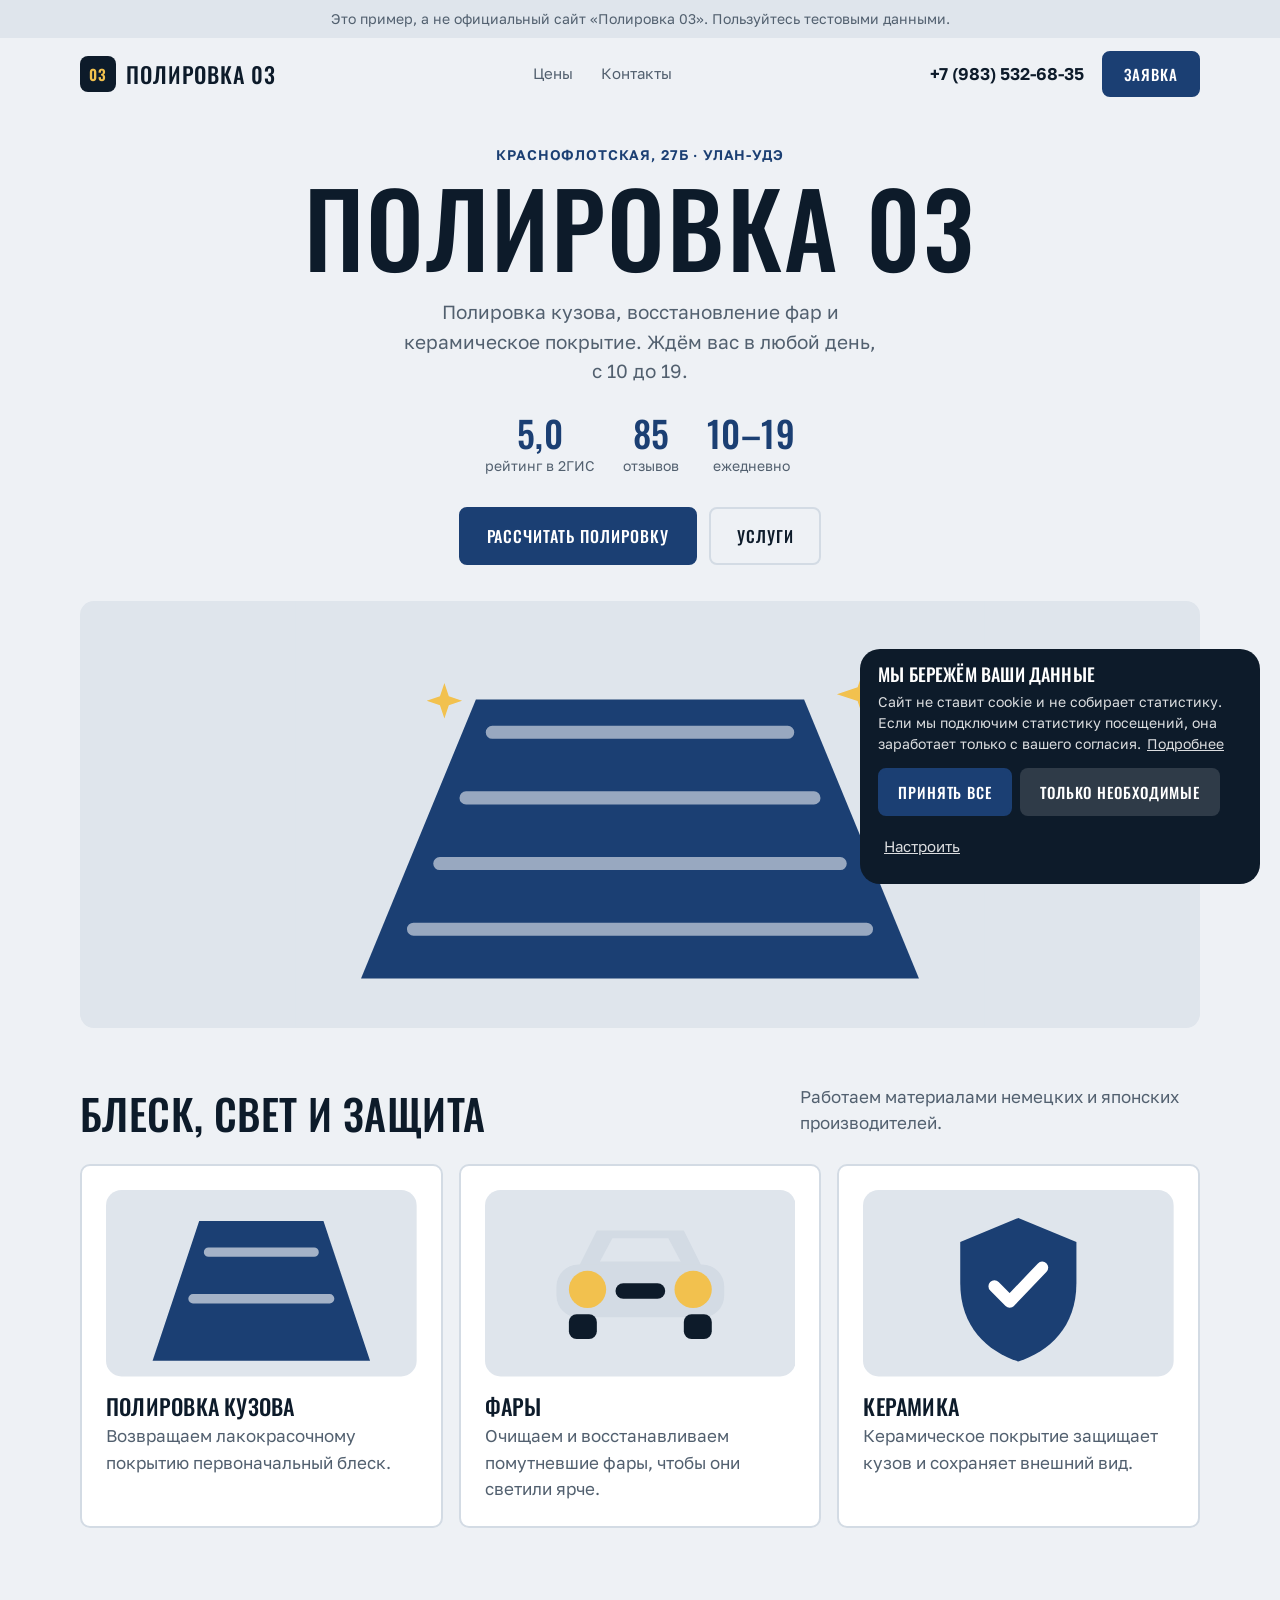
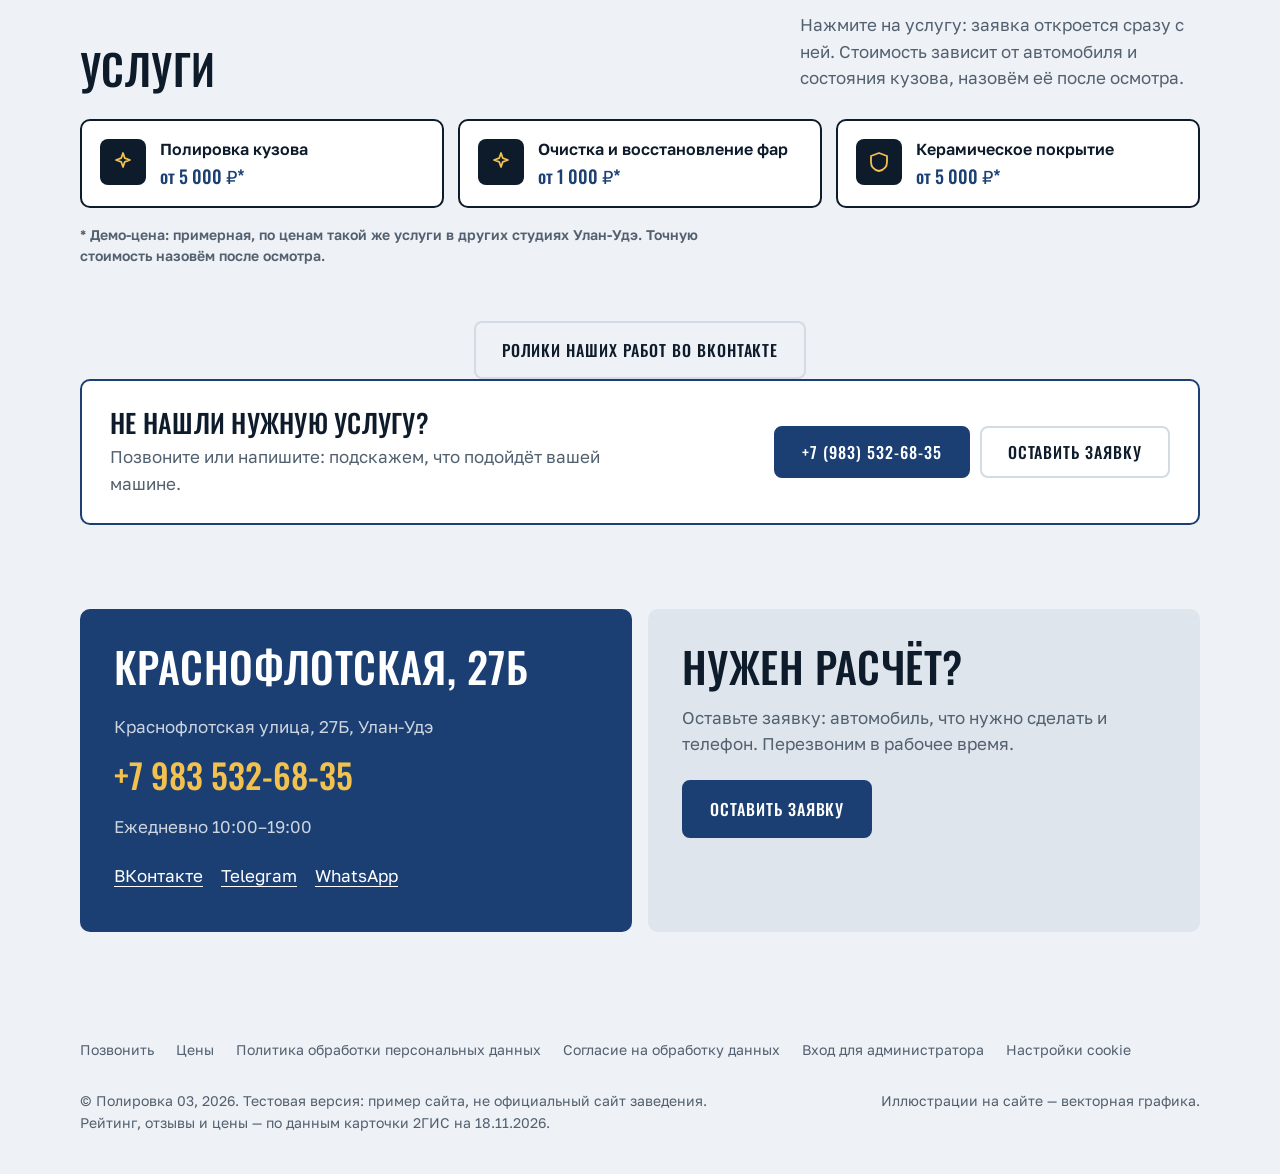
<file: index.html>
<!DOCTYPE html>
<html lang="ru">
<head>
<meta name="robots" content="noindex">
<meta charset="utf-8">
<!-- Странице можно грузить только свои файлы, обращаться только к Worker и (после согласия на cookie) к Метрике -->
<meta http-equiv="Content-Security-Policy" content="default-src 'self'; script-src 'self' 'unsafe-inline' https://mc.yandex.ru https://yastatic.net; style-src 'self' 'unsafe-inline'; img-src 'self' data: https://mc.yandex.ru https://mc.yandex.com; font-src 'self'; connect-src 'self' https://polirovka03-zayavki.kenny-ki.workers.dev https://mc.yandex.ru https://mc.yandex.com; frame-src 'none'; object-src 'none'; base-uri 'self'; form-action 'self'">
<meta name="referrer" content="strict-origin-when-cross-origin">
<meta name="viewport" content="width=device-width, initial-scale=1">
<title>Полировка 03 — полировка кузова, фар и керамика в Улан-Удэ</title>
<meta name="description" content="Полировка 03, Улан-Удэ, Краснофлотская, 27Б. Полировка кузова, очистка и восстановление фар, керамическое покрытие. Материалы немецких и японских производителей. Заявка на расчёт онлайн.">
<meta name="theme-color" content="#eef1f5">
<link rel="icon" href="data:image/svg+xml,%3Csvg%20xmlns%3D%22http%3A%2F%2Fwww.w3.org%2F2000%2Fsvg%22%20viewBox%3D%220%200%2064%2064%22%3E%3Crect%20width%3D%2264%22%20height%3D%2264%22%20rx%3D%2214%22%20fill%3D%22%231b3f73%22%2F%3E%3Ctext%20x%3D%2232%22%20y%3D%2243%22%20text-anchor%3D%22middle%22%20font-size%3D%2230%22%20font-family%3D%22Arial%2Csans-serif%22%20font-weight%3D%22700%22%20fill%3D%22%23ffffff%22%3E03%3C%2Ftext%3E%3C%2Fsvg%3E">
<link rel="stylesheet" href="fonts/fonts.css">
<style>
:root{--bg:#eef1f5;--surface:#ffffff;--soft:#dfe5ec;--ink:#0d1b2a;--mute:#52606f;--accent:#1b3f73;--on-accent:#ffffff;--accent-soft:#d5e0ef;--line:#d3dbe4;--dark:#0d1b2a;--on-dark:#ffffff;--live:#f2c14e;--scrim:rgba(13,27,42,.55);--ov:rgba(13,27,42,.5);--r:10px;--rs:8px;--rm:8px;--rl:14px;--rb:8px;--bw:2px;--dw:500;--dtrack:.01em;--dcase:uppercase;--accent-h:#14305a;--accent-t:#1b3f73;--live-a:#f2c14ee6;--display:Oswald,'Arial Narrow',sans-serif;--text:'Golos Text',system-ui,sans-serif}
/* Общая основа сайтов «Чита»: всё управляется переменными темы. Оформление, шрифты и композицию каждый сайт задаёт сам. */
*{box-sizing:border-box;margin:0}
[hidden]{display:none!important}
html{scroll-behavior:smooth;scroll-padding-top:84px;-webkit-text-size-adjust:100%}
body{background:var(--bg);color:var(--ink);font:400 17px/1.55 var(--text);-webkit-font-smoothing:antialiased;overflow-x:hidden}
body.lock{overflow:hidden}
img{display:block;width:100%;height:100%;object-fit:cover}
a{color:inherit;text-decoration:none}
button,input,select,textarea{font:inherit;color:inherit}
:focus-visible{outline:3px solid var(--accent);outline-offset:3px}
::selection{background:var(--accent-soft)}
.skip{position:absolute;left:-9999px}.skip:focus{left:16px;top:8px;z-index:99;background:var(--ink);color:var(--bg);padding:8px 14px;border-radius:999px}
.wrap{max-width:1160px;margin:0 auto;padding:0 20px}
h1,h2,h3{font-family:var(--display);font-weight:var(--dw);letter-spacing:var(--dtrack);text-transform:var(--dcase);line-height:1.1}
h1{font-size:clamp(38px,6vw,68px)}
h2{font-size:clamp(28px,4vw,42px)}
.btn{display:inline-flex;align-items:center;justify-content:center;gap:8px;border:var(--bw) solid var(--accent);cursor:pointer;font:600 16px var(--text);padding:15px 26px;min-height:48px;border-radius:var(--rb);background:var(--accent);color:var(--on-accent);transition:transform .2s,background .2s,color .2s}
.btn:hover{background:var(--accent-h);border-color:var(--accent-h);transform:translateY(-2px)}
.btn:disabled{opacity:.6;cursor:default;transform:none}
.btn.soft{background:transparent;color:var(--ink);border-color:var(--line)}
.btn.soft:hover{background:var(--soft);border-color:var(--ink)}
.live{display:inline-block;width:10px;height:10px;border-radius:50%;background:var(--live);animation:pulse 2s infinite;flex:none}
@keyframes pulse{0%{box-shadow:0 0 0 0 var(--live-a)}70%,100%{box-shadow:0 0 0 10px transparent}}
.ic{width:1.2em;height:1.2em;fill:none;stroke:currentColor;stroke-width:1.8;stroke-linecap:round;stroke-linejoin:round;flex:none}

/* плашка тестовой версии */
.demo{background:var(--soft);font-size:14px;text-align:center;padding:8px 20px;color:var(--mute)}
/* на телефоне — одна строка, чтобы первый экран достался заголовку и кнопке записи */
@media(max-width:600px){.demo{font-size:12.5px;padding:6px 16px;white-space:nowrap;overflow:hidden;text-overflow:ellipsis}.demo-x{display:none}}

/* шапка */
header{position:sticky;top:0;z-index:40;background:var(--bg)}
.nav{display:flex;align-items:center;justify-content:space-between;height:72px;gap:16px}
.logo{display:flex;align-items:center;gap:10px;font:var(--dw) 24px var(--display);text-transform:var(--dcase);letter-spacing:var(--dtrack)}
.logo i{min-width:36px;height:36px;padding:0 6px;border-radius:var(--rm);background:var(--accent);color:var(--on-accent);display:grid;place-items:center;font-style:normal;font-size:17px;position:relative}
nav{display:flex;gap:28px;color:var(--mute);font-size:15px}
nav a:hover{color:var(--ink)}
.nav-r{display:flex;align-items:center;gap:18px}
.nav-r .btn{padding:10px 20px;font-size:15px;min-height:44px}
.tel{font-weight:600}
@media(max-width:860px){nav{display:none}}
@media(max-width:520px){.tel{display:none}}

/* общие блоки */
main section,main .board{margin-bottom:84px}
.head{display:flex;justify-content:space-between;align-items:end;gap:20px;flex-wrap:wrap;margin-bottom:28px}
.head p{color:var(--mute);max-width:400px}

/* первый экран: варианты */
.hero{padding:36px 0 56px}
.hero .lead{color:var(--mute);font-size:19px;margin:20px 0 30px;max-width:480px}
.hero .cta{display:flex;gap:12px;flex-wrap:wrap}
.hero .pic{overflow:hidden;background:var(--soft);border-radius:var(--rl)}
.hero.v-split{display:grid;grid-template-columns:1.05fr .95fr;gap:40px;align-items:center}
.hero.v-split .pic{aspect-ratio:4/3.4}
/* на телефоне сначала заголовок и кнопка записи, фото под ними */
@media(max-width:820px){.hero.v-split{grid-template-columns:1fr;padding-top:12px;gap:24px}.hero.v-split .pic{aspect-ratio:16/11}}
.hero.v-full{position:relative;display:grid;align-items:end;min-height:min(78vh,640px);padding:0;border-radius:var(--rl);overflow:hidden;color:var(--on-dark);margin-top:8px}
.hero.v-full{margin-bottom:56px}
.hero.v-full .pic{position:absolute;inset:0;border-radius:0}
.hero.v-full .pic::after{content:"";position:absolute;inset:0;background:var(--ov)}
.hero.v-full .in{position:relative;z-index:1;padding:clamp(24px,5vw,56px);max-width:760px}
.hero.v-full .lead{color:inherit;opacity:.9}
.hero.v-center{text-align:center}
.hero.v-center .in{max-width:800px;margin:0 auto 36px}
.hero.v-center .lead{margin-left:auto;margin-right:auto}
.hero.v-center .cta{justify-content:center}
.hero.v-center .pic{aspect-ratio:21/9}
@media(max-width:700px){.hero.v-center .pic{aspect-ratio:4/3}}

/* свободное время */
.board{background:var(--soft);border-radius:var(--rl);padding:26px}
.board-top{display:flex;justify-content:space-between;align-items:center;gap:16px;flex-wrap:wrap;margin-bottom:18px}
.board h2{font-size:26px;display:flex;align-items:center;gap:12px}
.tabs{display:flex;gap:6px;background:var(--surface);padding:5px;border-radius:999px;overflow-x:auto;scrollbar-width:none}
.tabs button{border:0;background:none;cursor:pointer;font-weight:500;font-size:14px;min-height:40px;padding:8px 16px;border-radius:999px;color:var(--mute);white-space:nowrap}
.tabs button[aria-pressed="true"]{background:var(--ink);color:var(--bg)}
/* все часы в одной строке: на компьютере делят ширину поровну, на узком экране лента листается (колёсико, перетаскивание, полоса прокрутки) */
.hours{--hg:10px;display:flex;flex-wrap:nowrap;gap:var(--hg);overflow-x:auto;scrollbar-width:thin;padding-bottom:6px;cursor:grab;-webkit-overflow-scrolling:touch}
.hours > .hour{flex:1 1 0;min-width:68px;max-width:130px}
.hours > .hour:first-child{margin-left:auto}
.hours > .hour:last-child{margin-right:auto}
.hours.drag{cursor:grabbing}
.hours.drag .hour{pointer-events:none}
.hour{border:0;font:600 18px var(--display);letter-spacing:.5px;padding:16px 0;border-radius:var(--rs);text-align:center;background:transparent;color:var(--mute);opacity:.75}
.hour.busy{text-decoration:line-through}
.hour.past{opacity:.4} /* прошедший час: бледный, без зачёркивания — не путать с занятым */
.hour.wait{text-decoration:none}
.hour.free{background:var(--surface);color:var(--accent-t);cursor:pointer;opacity:1;transition:transform .2s,background .2s,color .2s}
.hour.free:hover,.hour.free:focus-visible{background:var(--accent);color:var(--on-accent);transform:translateY(-3px)}
.board .note{margin-top:14px;color:var(--mute);font-size:14px}
.hours > p,.hours > .wait:only-child{flex:1 1 100%;max-width:none;margin:0;text-align:left;padding:16px 4px;margin:0;font:400 16px var(--text);text-decoration:none}
@media(max-width:600px){.board{padding:20px 16px}}
/* вид табло: rows — прямоугольные клетки с жирной рамкой, bar — сплошная шкала */
[data-bstyle="rows"] .hour{border:var(--bw) solid var(--ink);border-radius:var(--rs);opacity:1;color:var(--mute)}
[data-bstyle="rows"] .hour.free{border-color:var(--ink)}
[data-bstyle="rows"] .hour.past,[data-bstyle="rows"] .hour.busy{border-color:var(--line)}
[data-bstyle="bar"] .hours{--hg:0px;border:var(--bw) solid var(--ink);border-radius:var(--rs);padding-bottom:0;background:var(--surface)}
[data-bstyle="bar"] .hour{border-radius:0;border-right:var(--bw) solid var(--line);padding:18px 0}
[data-bstyle="bar"] .hour.free{background:var(--accent);color:var(--on-accent)}
[data-bstyle="bar"] .hour.free:hover{background:var(--ink);color:var(--bg);transform:none}
/* телефон: лента часов и вкладки дней обрезались по краю («13:0», «Послезавтр»), 17.11.2026.
   Часы — сеткой по 4 в ряд без прокрутки, вкладки — на всю ширину */
@media(max-width:600px){
  .board-top{display:grid;grid-template-columns:minmax(0,1fr)}
  .tabs{width:100%}
  .tabs button{flex:1 1 0;min-width:0;padding:8px 2px;font-size:13px;letter-spacing:0}
  .hours{display:grid;grid-template-columns:repeat(4,minmax(0,1fr));overflow:visible;cursor:auto;padding-bottom:0}
  /* :first-child/:last-child — иначе margin:auto от широкой ленты сжимает первый и последний час в кружок (17.11.2026) */
  .hours > .hour,.hours > .hour:first-child,.hours > .hour:last-child{min-width:0;max-width:none;margin:0;font-size:15px;letter-spacing:0;padding:13px 0}
  .hours > p,.hours > .wait:only-child{grid-column:1/-1}
  [data-bstyle="bar"] .hours{overflow:hidden}
  [data-bstyle="bar"] .hour{border-bottom:var(--bw) solid var(--line)}
}

/* цены */
.chips{display:flex;gap:8px;flex-wrap:wrap;margin-bottom:24px}
.chips button{border:var(--bw) solid transparent;cursor:pointer;font-weight:500;font-size:15px;min-height:44px;padding:10px 18px;border-radius:999px;background:var(--soft);transition:background .2s}
.chips button:hover{background:var(--line)}
.chips button[aria-pressed="true"]{background:var(--accent);color:var(--on-accent)}
.plans{display:grid;grid-template-columns:repeat(auto-fit,minmax(var(--plan-min,280px),1fr));gap:16px}
.plan{border-radius:var(--r);padding:30px;background:var(--soft);display:flex;flex-direction:column;gap:12px}
.plan.alt{background:var(--accent-soft)}
.plan h3{font-size:24px}
.plan .price{font:var(--dw) 46px/1.1 var(--display);letter-spacing:var(--dtrack)}
.plan .price .cur{font-size:.5em;color:var(--mute)}
.plan .price .from{font-size:.4em;color:var(--mute);margin-right:2px}
.plan .price .ask{font:500 20px var(--text);color:var(--mute);letter-spacing:0;text-transform:none}
.plan p{color:var(--mute)}
.plan .time{display:inline-block;align-self:flex-start;background:var(--surface);border-radius:999px;padding:5px 14px;font-size:14px}
.plan .btn{align-self:flex-start;margin-top:auto}
@media(max-width:700px){.plan{padding:24px}}
/* list и table — прайс строками */
[data-plans="list"] .plans,[data-plans="table"] .plans{grid-template-columns:1fr;gap:0}
[data-plans="list"] .plan,[data-plans="table"] .plan{display:grid;grid-template-columns:minmax(0,1fr) auto auto;grid-template-areas:"h pr b" "p t b";align-items:center;gap:4px 28px;padding:22px 0;border-radius:0;background:none;border-bottom:var(--bw) solid var(--line)}
[data-plans="list"] .plan.alt,[data-plans="table"] .plan.alt{background:none}
[data-plans="list"] .plan h3,[data-plans="table"] .plan h3{grid-area:h;font-size:22px}
[data-plans="list"] .plan p,[data-plans="table"] .plan p{grid-area:p}
[data-plans="list"] .plan .price,[data-plans="table"] .plan .price{grid-area:pr;font-size:32px;text-align:right}
[data-plans="list"] .plan .time,[data-plans="table"] .plan .time{grid-area:t;justify-self:end;background:none;padding:0;color:var(--mute)}
[data-plans="list"] .plan .btn,[data-plans="table"] .plan .btn{grid-area:b;align-self:center;margin:0}
[data-plans="table"] .plans{border:var(--bw) solid var(--ink);border-radius:var(--r);overflow:hidden;background:var(--surface)}
[data-plans="table"] .plan{padding:20px 24px;border-bottom:var(--bw) solid var(--ink)}
[data-plans="table"] .plan:last-child{border-bottom:0}
@media(max-width:700px){
  [data-plans="list"] .plan,[data-plans="table"] .plan{grid-template-columns:minmax(0,1fr);grid-template-areas:"h" "p" "pr" "t" "b";gap:6px}
  [data-plans="list"] .plan .price,[data-plans="table"] .plan .price,[data-plans="list"] .plan .time,[data-plans="table"] .plan .time{text-align:left;justify-self:start}
  [data-plans="table"] .plan{padding:18px}
}

/* допуслуги */
.extras{display:grid;grid-template-columns:.9fr 1.1fr;gap:16px}
.extras .pic{border-radius:var(--r);overflow:hidden;min-height:340px}
.list{background:var(--soft);border-radius:var(--r);padding:12px 26px 20px}
.list h3{font-size:22px;margin:16px 0 4px}
.list ul{list-style:none;padding:0}
.list li{display:grid;grid-template-columns:1fr auto;gap:2px 12px;padding:10px 0}
.list li b{font-weight:600;white-space:nowrap}
.list li small{grid-column:1/-1;color:var(--mute);font-size:14px}
@media(max-width:820px){.extras{grid-template-columns:1fr}.extras .pic{min-height:220px}}

/* как это работает */
.steps{display:grid;grid-template-columns:repeat(3,1fr);gap:16px}
.step{background:var(--soft);border-radius:var(--r);padding:28px}
.step i{width:48px;height:48px;border-radius:var(--rm);background:var(--accent-soft);color:var(--accent-t);display:grid;place-items:center;margin-bottom:16px;font-style:normal;font-size:24px}
.step h3{font-size:22px;margin-bottom:8px}
.step p{color:var(--mute)}
@media(max-width:700px){.steps{grid-template-columns:1fr}}

/* фото */
.strip{display:grid;grid-template-columns:1.3fr 1fr;grid-template-rows:380px;gap:16px}
.strip.three{grid-template-columns:1.2fr 1fr 1fr}
.strip figure{border-radius:var(--r);overflow:hidden}
@media(max-width:700px){.strip,.strip.three{grid-template-columns:1fr;grid-template-rows:none}.strip figure{aspect-ratio:16/10}}

/* контакты */
.hero .pic.art{display:grid;place-items:center;background:var(--soft)}
.hero .pic.art svg{width:100%;height:100%;display:block}
/* свой блок сайта (sites/_art.mjs → sig): карточки с векторной картинкой; цвета берутся из темы */
.sg-g{display:grid;grid-template-columns:1fr 1fr;gap:16px}
.sg-g.three{grid-template-columns:repeat(3,1fr)}
.sg-g.one{grid-template-columns:1fr}
.sg-c{margin:0;background:var(--surface);border:var(--bw) solid var(--line);border-radius:var(--r);padding:24px}
.sg-c.on{background:var(--soft);border-color:var(--accent-soft)}
.sg-c svg{display:block;width:100%;height:auto;margin-bottom:16px}
.sg-c figcaption{color:var(--mute)}
.sg-c figcaption b{display:block;font:var(--dw) 22px/1.2 var(--display);letter-spacing:var(--dtrack);text-transform:var(--dcase);color:var(--ink);margin-bottom:4px}
.sg-cta{margin-top:22px;text-align:center}
@media(max-width:800px){.sg-g,.sg-g.three{grid-template-columns:1fr}.sg-c{padding:18px}}
.a-acc{fill:var(--accent)}.a-ink{fill:var(--ink)}.a-soft{fill:var(--accent-soft)}.a-live{fill:var(--live)}.a-surf{fill:var(--surface)}
.a-mute{fill:var(--line)}.a-line{fill:var(--line)}.a-glass{fill:var(--soft)}.a-bg{fill:var(--soft)}
.a-ring{stroke:var(--mute);stroke-width:6}.a-hand{fill:none;stroke:var(--ink);stroke-width:6;stroke-linecap:round}
.a-tick{fill:none;stroke:var(--ink);stroke-width:6;stroke-linecap:round;stroke-linejoin:round}
.a-arrow{fill:none;stroke:var(--accent);stroke-width:6;stroke-linecap:round;stroke-linejoin:round}
.a-tickw{fill:none;stroke:var(--on-accent);stroke-width:7;stroke-linecap:round;stroke-linejoin:round}
.a-t{font:700 20px var(--display);fill:var(--ink)}.a-ts{font:600 15px var(--text);fill:var(--mute)}.a-tw{font:700 18px var(--display);fill:var(--on-accent)}
.contact{display:grid;grid-template-columns:1fr 1fr;gap:16px}
.city{position:relative;margin-bottom:16px;border-radius:var(--r);overflow:hidden;aspect-ratio:21/8}
.city figcaption{position:absolute;left:16px;bottom:14px;background:var(--surface);color:var(--ink);font-size:14px;padding:6px 14px;border-radius:var(--rb)}
@media(max-width:700px){.city{aspect-ratio:16/10}}
.card{border-radius:var(--r);padding:34px;background:var(--soft)}
.card.dark{background:var(--dark);color:var(--on-dark)}
.card.dark p{opacity:.78}
.card.dark a:hover{text-decoration:underline;text-underline-offset:4px}
.card h2{margin-bottom:16px}
.card .big{font:var(--dw) 34px/1.2 var(--display);display:block;margin:6px 0 18px}
.card .txt{color:var(--mute);margin-bottom:22px}
.card .links{display:flex;gap:14px;flex-wrap:wrap;margin-top:14px}
.card .links a{text-decoration:underline;text-underline-offset:4px}
@media(max-width:700px){.contact{grid-template-columns:minmax(0,1fr)}.card{padding:26px}.card .big{font-size:clamp(19px,6vw,30px)}}
/* номер не переносится по дефису; карточка не шире колонки даже при широком шрифте (Detailing №1, 17.11.2026) */
.contact > *{min-width:0}
.card .big{white-space:nowrap;overflow:hidden;text-overflow:ellipsis}

/* подвал */
footer{padding:12px 0 40px;color:var(--mute);font-size:14px}
footer .lnk{display:flex;flex-wrap:wrap;gap:8px 22px;margin-bottom:18px}
footer .lnk a:hover,footer .lnk button:hover{color:var(--ink)}
footer .legal{display:flex;justify-content:space-between;gap:24px;flex-wrap:wrap}
footer .legal p{max-width:680px}
footer .legal a{text-decoration:underline}
.cclink{font:inherit;color:inherit;background:none;border:0;padding:0;cursor:pointer}

/* запись: выезжающая панель */
#book{position:fixed;inset:0;z-index:60;visibility:hidden;transition:visibility 0s .38s}
#book.open{visibility:visible;transition:none}
.ovl{position:absolute;inset:0;background:var(--scrim);opacity:0;transition:opacity .3s}
#book.open .ovl{opacity:1}
.drawer{position:absolute;top:0;right:0;bottom:0;width:min(500px,100%);background:var(--surface);color:var(--ink);border-radius:var(--rl) 0 0 var(--rl);overflow:hidden;display:flex;flex-direction:column;transform:translateX(100%);transition:transform .38s cubic-bezier(.2,.8,.2,1)}
#book.open .drawer{transform:none}
@media(max-width:520px){.drawer{border-radius:0}}
.dh{display:flex;align-items:center;justify-content:space-between;padding:18px 24px;background:var(--soft)}
.dh h2{font-size:28px;display:flex;align-items:center;gap:10px}
.dh h2:focus{outline:none}
.x{width:46px;height:46px;border:0;border-radius:50%;background:var(--surface);cursor:pointer;display:grid;place-items:center;transition:background .2s}
.x:hover{background:var(--accent-soft)}
.x svg{width:20px;height:20px;stroke:var(--ink);stroke-width:2;fill:none}
.db{flex:1;overflow-y:auto;padding:24px;overscroll-behavior:contain}
#f{display:grid;gap:20px}
#f label,.field{display:grid;gap:8px}
.lbl{font-weight:600}
#f select,#f input:not([type=checkbox]),#f textarea{width:100%;min-height:52px;padding:12px 16px;border:var(--bw) solid transparent;border-radius:var(--rs);background:var(--soft);color:var(--ink);font-size:16px}
#f textarea{min-height:92px;resize:vertical}
#f select{-webkit-appearance:none;appearance:none;padding-right:44px;background:var(--soft) url("data:image/svg+xml,%3Csvg xmlns='http://www.w3.org/2000/svg' viewBox='0 0 24 24' fill='none' stroke='%23888' stroke-width='2'%3E%3Cpath d='m6 9 6 6 6-6'/%3E%3C/svg%3E") no-repeat right 14px center/18px}
#f select option{background:var(--surface);color:var(--ink)}
#f select:focus,#f input:not([type=checkbox]):focus,#f textarea:focus{outline:2px solid var(--accent);outline-offset:0}
input::placeholder,textarea::placeholder{color:var(--mute)}
.hint{font-size:14px;color:var(--mute)}
details.more summary{cursor:pointer;color:var(--accent-t);font-weight:600;list-style:none;display:flex;align-items:center;gap:8px;min-height:44px}
details.more summary::-webkit-details-marker{display:none}
details.more summary::before{content:"+";width:26px;height:26px;border-radius:50%;background:var(--accent-soft);display:grid;place-items:center;transition:transform .2s}
details.more[open] summary::before{transform:rotate(45deg)}
.ex{display:grid;gap:2px;margin-top:6px}
.ex label{display:grid!important;grid-template-columns:22px 1fr auto;align-items:center;gap:12px!important;min-height:44px;cursor:pointer}
.ex input{width:20px;height:20px;accent-color:var(--accent)}
.ex b{font-weight:600;white-space:nowrap}
.exh{margin:10px 0 2px;font:700 12px var(--text);letter-spacing:.06em;text-transform:uppercase;color:var(--mute)}
.sum{display:flex;justify-content:space-between;align-items:center;gap:12px;padding:16px 18px;border-radius:var(--rs);background:var(--accent-soft)}
.sum small{display:block;color:var(--mute);font-size:13px}
.sum b.ask{font:600 18px var(--text);text-transform:none;letter-spacing:0;text-align:right;white-space:normal}
.sum b{font:var(--dw) 28px/1 var(--display);text-transform:none;white-space:nowrap}
#f > *,#f .field > *{min-width:0} /* иначе сетка формы растягивается по ленте дней и лента не листается */
#f{grid-template-columns:minmax(0,1fr)}
.ddw{position:relative;min-width:0}
.dd{display:flex;gap:8px;overflow-x:auto;padding-bottom:4px;scrollbar-width:none;scroll-behavior:smooth;cursor:grab}
.dd.drag{cursor:grabbing;scroll-behavior:auto}
.dd.drag button{pointer-events:none}
.ddn{position:absolute;top:50%;transform:translateY(calc(-50% - 2px));z-index:2;width:44px;height:44px;border:0;border-radius:50%;background:var(--ink);color:var(--bg);display:grid;place-items:center;cursor:pointer;transition:background .2s}
.ddn:hover{background:var(--accent);color:var(--on-accent)}
.ddn svg{width:18px;height:18px;fill:none;stroke:currentColor;stroke-width:2.4;stroke-linecap:round;stroke-linejoin:round}
.ddn.prev{left:-6px}.ddn.next{right:-6px}
.dd button{flex:0 0 auto;border:0;cursor:pointer;background:var(--soft);border-radius:var(--rs);padding:10px 14px;min-width:66px;min-height:56px;font-size:13px;color:var(--mute);transition:background .2s}
.dd button b{display:block;font:var(--dw) 20px var(--display);color:var(--ink)}
.dd button.on{background:var(--ink);color:var(--bg)}
.dd button.on b{color:var(--bg)}
.picked{margin-bottom:10px;color:var(--mute);font-size:14px}
.slots{display:grid;grid-template-columns:repeat(auto-fill,minmax(84px,1fr));gap:8px}
.slot{min-height:46px;border:0;border-radius:999px;background:var(--soft);cursor:pointer;font:600 16px var(--display);letter-spacing:.4px;transition:background .15s}
.slot:hover{background:var(--accent-soft)}
.slot.on{background:var(--accent);color:var(--on-accent)}
.consent{grid-template-columns:22px 1fr!important;align-items:start;font-size:14px;color:var(--mute)}
.consent input{width:20px;height:20px;margin-top:2px;accent-color:var(--accent)}
.consent a{color:var(--accent-t);text-decoration:underline}
.ok{display:none;text-align:center;padding:40px 10px}
.ok i{width:72px;height:72px;border-radius:50%;background:var(--accent-soft);display:grid;place-items:center;margin:0 auto 18px;font-style:normal;font-size:32px;color:var(--accent-t)}
.ok h3{font-size:28px;margin-bottom:10px}
.ok p{color:var(--mute);margin-bottom:24px}
.err{display:none;margin-top:16px;padding:14px 16px;border-radius:var(--rs);background:#fbe4de;color:#8a2a1c}
.hp{position:absolute;left:-9999px;width:1px;height:1px;overflow:hidden}

/* согласие на cookie: показывается при первом визите; до ответа ничего не загружается */
.cc{position:fixed;left:16px;right:16px;bottom:calc(16px + env(safe-area-inset-bottom));z-index:50;max-width:560px;margin:0 auto;padding:20px;border-radius:20px;background:var(--dark);color:var(--on-dark);font-size:14px;line-height:1.5}
.cc h3{font-size:20px;margin-bottom:6px;display:flex;align-items:center;gap:10px}
.cc p{opacity:.85}
.cc a{text-decoration:underline}
.cc .opts{display:none;margin-top:14px;gap:8px}
.cc.more .opts{display:grid}
.cc .opt{display:grid;grid-template-columns:22px 1fr;gap:10px;align-items:start;padding:12px 14px;border-radius:14px;background:rgba(255,255,255,.1);cursor:pointer}
.cc .opt input{width:20px;height:20px;margin-top:1px;accent-color:var(--accent)}
.cc .opt b{display:block;font-weight:600}
.cc .opt span{opacity:.75}
.cc .row{display:flex;flex-wrap:wrap;gap:8px;margin-top:14px}
.cc .btn{padding:11px 18px;font-size:15px}
.cc .btn.ghost{background:rgba(255,255,255,.14);color:inherit;border-color:transparent}
.cc .btn.ghost:hover{background:rgba(255,255,255,.24)}
.cc .lnkbtn{background:none;border:0;color:inherit;opacity:.85;text-decoration:underline;cursor:pointer;padding:11px 6px;font-size:15px}
@media(max-width:520px){.cc{left:10px;right:10px;padding:14px 14px 6px;border-radius:16px;font-size:13px;line-height:1.4}.cc h3{font-size:17px;margin-bottom:4px}.cc .row{gap:8px;margin-top:10px}.cc .row .btn{flex:1 1 0;min-width:0;padding:11px 8px;font-size:14px;min-height:44px}.cc .row .lnkbtn{flex:1 0 100%;text-align:center;padding:12px 6px;min-height:44px}}
/* на широком экране баннер уходит в правый нижний угол: текст hero слева остаётся открытым */
@media(min-width:900px){.cc{left:auto;right:20px;margin:0;max-width:400px;padding:16px 18px}.cc h3{font-size:18px}}

/* зоны нажатия не меньше 44 px: подвал, контакты, шапка, подписи фото */
footer .lnk{gap:0 22px}
footer .lnk a,.cclink{display:inline-flex;align-items:center;min-height:44px}
footer .legal a{display:inline-block;padding:12px 4px;margin:-12px -4px}
.card a:not(.btn):not(.big){display:inline-flex;align-items:center;min-height:44px}
.card .links{gap:4px 18px}
.logo{min-height:44px}
@media(min-width:521px){.nav-r .tel{display:inline-flex;align-items:center;min-height:44px}}
.cc a{display:inline-block;padding:10px 2px;margin:-10px 0}

@media (prefers-reduced-motion:reduce){
  html{scroll-behavior:auto}
  .drawer,.ovl{transition:none}
  .live{animation:none}
  .btn:hover,.hour.free:hover{transform:none}
}

/* цифры из карточки 2ГИС под заголовком */
.facts{display:flex;gap:28px;flex-wrap:wrap;list-style:none;padding:0;margin:0 0 30px}
@media(max-width:440px){.facts{gap:18px;flex-wrap:nowrap;margin-bottom:22px}.facts li{min-width:0}}
.facts li{font-size:14px;color:var(--mute)}
.facts b{display:block;font:var(--dw) 36px/1 var(--display);letter-spacing:var(--dtrack);color:var(--ink);margin-bottom:4px}
.hero.v-full .facts li{color:inherit;opacity:.85}
.hero.v-full .facts b{color:inherit}

/* ---- оформление «Полировка 03» ---- */

.facts b{white-space:nowrap}
.cats{display:flex;flex-wrap:wrap;gap:8px;margin:0 0 18px}
.cat{display:inline-flex;align-items:center;gap:8px;min-height:44px;padding:8px 16px;border:2px solid var(--line);border-radius:var(--rb);background:var(--surface);color:var(--mute);font:600 14px var(--text);cursor:pointer}
.cat i{font-style:normal;font-weight:600;opacity:.7}
.cat:hover{border-color:var(--accent);color:var(--ink)}
.cat[aria-pressed="true"]{background:var(--accent);border-color:var(--accent);color:var(--on-accent)}
.tiles{list-style:none;padding:0;margin:0;display:grid;grid-template-columns:repeat(3,minmax(0,1fr));gap:14px}
.tiles li{display:flex;min-width:0}
.tile{display:flex;gap:14px;align-items:flex-start;width:100%;padding:18px;margin:0;border:2px solid var(--line);border-radius:var(--r);background:var(--surface);color:var(--ink);font:inherit;text-align:left;cursor:pointer;transition:border-color .2s,transform .2s}
.tile:hover,.tile:focus-visible{border-color:var(--accent);transform:translateY(-2px)}
.tile .ti{flex:none;display:grid;place-items:center;width:46px;height:46px;border-radius:var(--rs);background:var(--accent-soft);color:var(--accent)}
.tile .ti .ic{width:24px;height:24px}
.tile .tt{display:block;min-width:0}
.tile b{display:block;font:600 16px/1.3 var(--text);margin-bottom:6px}
.tile em{display:block;font:var(--dw) 18px/1.2 var(--display);font-style:normal;color:var(--accent-t)}
.tile em.ask{font:600 14px var(--text);color:var(--mute)}
.tile small{display:block;margin-top:4px;font:500 12px var(--text);color:var(--mute)}
.cat-note{margin:16px 0 0;color:var(--mute);font-size:14px;max-width:70ch}
.demo-note{font-weight:600}
@media(max-width:900px){.tiles{grid-template-columns:repeat(2,minmax(0,1fr))}}
@media(max-width:560px){.tiles{grid-template-columns:minmax(0,1fr);gap:10px}.tile{padding:14px}.cat{padding:8px 12px;font-size:13px}}
.nf{display:flex;flex-wrap:wrap;align-items:center;justify-content:space-between;gap:16px 28px;padding:26px 28px;border:2px solid var(--accent);border-radius:var(--r);background:var(--surface)}
.nf b{display:block;font:var(--dw) clamp(20px,2.4vw,26px)/1.2 var(--display);letter-spacing:var(--dtrack);text-transform:var(--dcase);margin-bottom:6px}
.nf p{color:var(--mute);margin:0;max-width:46ch}
.nf-a{display:flex;flex-wrap:wrap;gap:10px}
.nf-a .btn{flex-direction:column;line-height:1.15}
.nf-l{display:block;font-size:11px;font-weight:500;opacity:.85;text-transform:none;letter-spacing:0}
@media(max-width:560px){.nf{padding:20px}.nf-a{width:100%}.nf-a .btn{flex:1 1 100%}}

.logo{font:500 22px var(--display);text-transform:uppercase;letter-spacing:.04em}
.logo i{background:var(--ink);color:var(--live);border-radius:8px;font:600 15px var(--display)}
.kicker{margin:0 0 12px;color:var(--accent);font:600 14px var(--text);letter-spacing:.06em;text-transform:uppercase}
h1{font-size:clamp(48px,8vw,104px);line-height:1;letter-spacing:.02em}
.hero.v-center .pic{aspect-ratio:21/8;border-radius:14px}
.hero.v-center .facts{justify-content:center}
.facts b{color:var(--accent)}
.btn{text-transform:uppercase;letter-spacing:.06em;font:500 16px var(--display)}
.tile{border-color:var(--ink)}
.vk-cta{margin-top:-30px}
.tile .ti{background:var(--ink);color:var(--live);border-radius:8px}
.card.dark{background:var(--accent)}
.card .big{color:var(--live)}

</style>
</head>
<body data-plans="table" data-bstyle="pills">
<a class="skip" href="#ceny">Перейти к ценам</a>
<div class="demo" role="note">Это пример, а не официальный сайт «Полировка 03»<span class="demo-x">. Пользуйтесь тестовыми данными</span>.</div>

<header>
  <div class="wrap nav">
    <a class="logo" href="#" aria-label="Полировка 03, наверх"><i aria-hidden="true">03</i>Полировка 03</a>
    <nav aria-label="Разделы"><a href="#ceny">Цены</a><a data-extras href="#dop">Дополнительно</a><a href="#kontakty">Контакты</a></nav>
    <div class="nav-r">
      <a class="tel" id="h-tel" href="tel:+79835326835">+7 (983) 532-68-35</a>
      <button class="btn" type="button" data-book>Заявка</button>
    </div>
  </div>
</header>

<main class="wrap">
  <div class="hero v-center"><div class="in"><p class="kicker">Краснофлотская, 27Б · Улан-Удэ</p><h1>Полировка 03</h1><p class="lead">Полировка кузова, восстановление фар и керамическое покрытие. Ждём вас в любой день, с 10 до 19.</p><ul class="facts"><li><b>5,0</b>рейтинг в 2ГИС</li><li><b>85</b>отзывов</li><li><b>10–19</b>ежедневно</li></ul><div class="cta"><button class="btn" type="button" data-book>Рассчитать полировку</button><a class="btn soft" href="#ceny">Услуги</a></div></div><div class="pic art"><svg viewBox="0 0 420 260" role="img" aria-label="Отполированный капот отражает небо"><rect class="a-bg" width="420" height="260"/><path class="a-acc" d="M40 230 110 60h200l70 170z"/><path d="M120 80h180M104 120h212M88 160h244M72 200h276" style="fill:none;stroke:var(--surface);stroke-width:8;stroke-linecap:round;opacity:.55"/><path class="a-live" transform="translate(330 40) scale(1.4)" d="M12 0l3 9 9 3-9 3-3 9-3-9-9-3 9-3z"/><path class="a-live" transform="translate(80 50) scale(0.9)" d="M12 0l3 9 9 3-9 3-3 9-3-9-9-3 9-3z"/></svg></div></div>
  <section class="sg" aria-labelledby="h-tri"><div class="head"><h2 id="h-tri">Блеск, свет и защита</h2><p>Работаем материалами немецких и японских производителей.</p></div><div class="sg-g three"><figure class="sg-c"><svg viewBox="0 0 200 120" role="img" aria-label="Полировка кузова"><rect class="a-bg" width="200" height="120" rx="10"/><path class="a-acc" d="M30 110 60 20h80l30 90z"/><path d="M66 40h68M56 70h88" style="fill:none;stroke:var(--surface);stroke-width:6;stroke-linecap:round;opacity:.6"/></svg><figcaption><b>Полировка кузова</b>Возвращаем лакокрасочному покрытию первоначальный блеск.</figcaption></figure><figure class="sg-c"><svg viewBox="0 0 200 120" role="img" aria-label="Восстановление фар"><rect class="a-bg" width="200" height="120" rx="10"/><g transform="translate(40 20) scale(1)"><path class="a-mute" d="M20 30 32 6h56l12 24z"/><path class="a-glass" d="M34 26l8-15h36l8 15z"/><rect class="a-mute" x="6" y="28" width="108" height="34" rx="14"/><circle class="a-surf" cx="26" cy="44" r="7"/><circle class="a-surf" cx="94" cy="44" r="7"/><rect class="a-ink" x="44" y="40" width="32" height="10" rx="5"/><rect class="a-ink" x="14" y="60" width="18" height="16" rx="5"/><rect class="a-ink" x="88" y="60" width="18" height="16" rx="5"/></g><circle class="a-live" cx="66" cy="64" r="12"/><circle class="a-live" cx="134" cy="64" r="12"/></svg><figcaption><b>Фары</b>Очищаем и восстанавливаем помутневшие фары, чтобы они светили ярче.</figcaption></figure><figure class="sg-c"><svg viewBox="0 0 200 120" role="img" aria-label="Керамическое покрытие"><rect class="a-bg" width="200" height="120" rx="10"/><g transform="translate(100 62) scale(1.1)"><path class="a-acc" d="M0-40 34-26v24c0 26-16 40-34 46C-18 38-34 24-34-2v-24z"/><path class="a-tickw" d="m-14 0 9 9 19-20"/></g></svg><figcaption><b>Керамика</b>Керамическое покрытие защищает кузов и сохраняет внешний вид.</figcaption></figure></div></section><section class="sg cat-sec" id="ceny" aria-labelledby="h-uslugi"><div class="head"><h2 id="h-uslugi">Услуги</h2><p>Нажмите на услугу: заявка откроется сразу с ней. Стоимость зависит от автомобиля и состояния кузова, назовём её после осмотра.</p></div><ul class="tiles"><li data-cat="0"><button class="tile" type="button" data-book data-service="Полировка кузова"><i class="ti" aria-hidden="true"><svg class="ic" viewBox="0 0 24 24" aria-hidden="true"><path d="M12 3l1.8 5.2L19 10l-5.2 1.8L12 17l-1.8-5.2L5 10l5.2-1.8z"/></svg></i><span class="tt"><b>Полировка кузова</b><em>от 5 000 ₽*</em></span></button></li><li data-cat="0"><button class="tile" type="button" data-book data-service="Очистка и восстановление фар"><i class="ti" aria-hidden="true"><svg class="ic" viewBox="0 0 24 24" aria-hidden="true"><path d="M12 3l1.8 5.2L19 10l-5.2 1.8L12 17l-1.8-5.2L5 10l5.2-1.8z"/></svg></i><span class="tt"><b>Очистка и восстановление фар</b><em>от 1 000 ₽*</em></span></button></li><li data-cat="0"><button class="tile" type="button" data-book data-service="Керамическое покрытие"><i class="ti" aria-hidden="true"><svg class="ic" viewBox="0 0 24 24" aria-hidden="true"><path d="M12 3l8 3v6c0 5-3.5 8-8 9-4.5-1-8-4-8-9V6z"/></svg></i><span class="tt"><b>Керамическое покрытие</b><em>от 5 000 ₽*</em></span></button></li></ul><p class="cat-note demo-note">* Демо-цена: примерная, по ценам такой же услуги в других студиях Улан-Удэ. Точную стоимость назовём после осмотра.</p></section><p class="sg-cta vk-cta"><a class="btn soft" href="https://vk.ru/polirovka03bur" target="_blank" rel="noopener">Ролики наших работ во ВКонтакте</a></p><section class="nf" aria-label="Нет нужной услуги"><div><b>Не нашли нужную услугу?</b><p>Позвоните или напишите: подскажем, что подойдёт вашей машине.</p></div><div class="nf-a"><a class="btn" href="tel:+79835326835">+7 (983) 532-68-35</a><button class="btn soft" type="button" data-book>Оставить заявку</button></div></section>
  <section id="ceny-list" hidden aria-hidden="true" aria-labelledby="h-ceny"><div class="head"><h2 id="h-ceny">Все услуги</h2><p></p></div><div class="chips" id="chips" aria-label="Класс автомобиля"></div><div class="plans" id="plans"></div></section>
  <section id="kontakty" aria-labelledby="h-kont"><div class="contact"><div class="card dark"><h2 id="h-kont">Краснофлотская, 27Б</h2><p><a id="c-addr" href="#" target="_blank" rel="noopener">Краснофлотская улица, 27Б, Улан-Удэ</a></p><a class="big" id="c-tel" href="#"></a><p id="c-hrs"></p><div class="links" id="c-links"></div></div><div class="card"><h2>Нужен расчёт?</h2><p class="txt">Оставьте заявку: автомобиль, что нужно сделать и телефон. Перезвоним в рабочее время.</p><button class="btn" type="button" data-book>Оставить заявку</button></div></div></section>
</main>

<footer>
  <div class="wrap">
    <div class="lnk" id="foot-lnk">
      <a href="tel:+79835326835">Позвонить</a>
      <a href="#ceny">Цены</a>
      <a href="privacy.html">Политика обработки персональных данных</a>
      <a href="soglasie.html">Согласие на обработку данных</a>
      <a href="admin.html">Вход для администратора</a>
    </div>
    <div class="legal">
      <p>© <span id="fbrand">Полировка 03</span>, 2026. Тестовая версия: пример сайта, не официальный сайт заведения. Рейтинг, отзывы и цены — по данным карточки 2ГИС на 18.11.2026.</p>
      <p>Иллюстрации на сайте — векторная графика.</p>
    </div>
  </div>
</footer>

<div id="book">
  <div class="ovl" id="ovl"></div>
  <aside class="drawer" id="drawer" role="dialog" aria-modal="true" aria-labelledby="dtitle" aria-hidden="true">
    <div class="dh">
      <h2 id="dtitle" tabindex="-1"><span class="live" aria-hidden="true"></span><span id="dtitle-t" data-book="Заявка на расчёт">Заявка на расчёт</span></h2>
      <button class="x" type="button" id="dclose" aria-label="Закрыть"><svg viewBox="0 0 24 24" aria-hidden="true"><path d="M6 6l12 12M18 6 6 18"/></svg></button>
    </div>
    <div class="db">
      <form id="f">
        <label id="lvl-wrap"><span class="lbl">Класс автомобиля</span><select name="level" id="level"></select></label>
        <label><span class="lbl">Услуга</span><select name="service" id="svc"></select></label>
        <details class="more only-book" id="more"><summary>Добавить услуги</summary><div class="ex" id="ex"></div></details>
        <details class="more only-req" id="more-req" hidden><summary id="more-req-s">Добавить ещё услуги</summary><div class="ex" id="ex-req"></div></details>
        <p class="sum" id="sum"></p>
        <div class="field only-book"><span class="lbl">День</span><div class="ddw"><button class="ddn prev" type="button" id="dd-prev" aria-label="Предыдущие дни" hidden><svg viewBox="0 0 24 24" aria-hidden="true"><path d="m15 6-6 6 6 6"/></svg></button><div class="dd" id="days"></div><button class="ddn next" type="button" id="dd-next" aria-label="Следующие дни" hidden><svg viewBox="0 0 24 24" aria-hidden="true"><path d="m9 6 6 6-6 6"/></svg></button></div></div>
        <div class="field only-book"><span class="lbl">Время</span><div id="times" aria-live="polite"></div></div>
        <label class="only-req" hidden><span class="lbl">Автомобиль</span><input name="car" maxlength="80" autocomplete="off" placeholder="Марка и модель"></label>
        <label class="only-req" hidden><span class="lbl">Что нужно сделать</span><textarea name="comment" maxlength="300" placeholder="Коротко опишите задачу (необязательно)"></textarea></label>
        <label><span class="lbl">Имя</span><input name="name" required autocomplete="given-name" maxlength="40" placeholder="Как к вам обращаться"></label>
        <label><span class="lbl">Телефон</span><input name="phone" aria-describedby="phint" type="tel" inputmode="tel" required autocomplete="tel" maxlength="18" placeholder="+7 (___) ___-__-__" pattern="\+7 \(\d{3}\) \d{3}-\d{2}-\d{2}" title="Введите номер полностью: +7 (999) 123-45-67"><span class="hint" id="phint">Перезвоним, чтобы подтвердить</span></label>
        <!-- ловушка для ботов: поле скрыто от людей и программ чтения с экрана -->
        <label class="hp" aria-hidden="true">Сайт<input name="website" tabindex="-1" autocomplete="off"></label>
        <label class="consent"><input type="checkbox" name="consent" required><span>Я даю <a href="soglasie.html" target="_blank" rel="noopener">согласие на обработку персональных данных</a> (имя, телефон, данные автомобиля) для записи или расчёта</span></label>
        <button class="btn" type="submit">Записаться</button>
      </form>
      <div class="ok" id="ok" role="status">
        <i aria-hidden="true">✓</i>
        <h3>Заявка принята</h3>
        <p id="ok-text">Мы перезвоним и подтвердим.</p>
        <button class="btn" type="button" id="again">Готово</button>
      </div>
      <p class="err" id="err" role="alert"></p>
    </div>
  </aside>
</div>

<script src="app.js"></script>
</body>
</html>
</file>
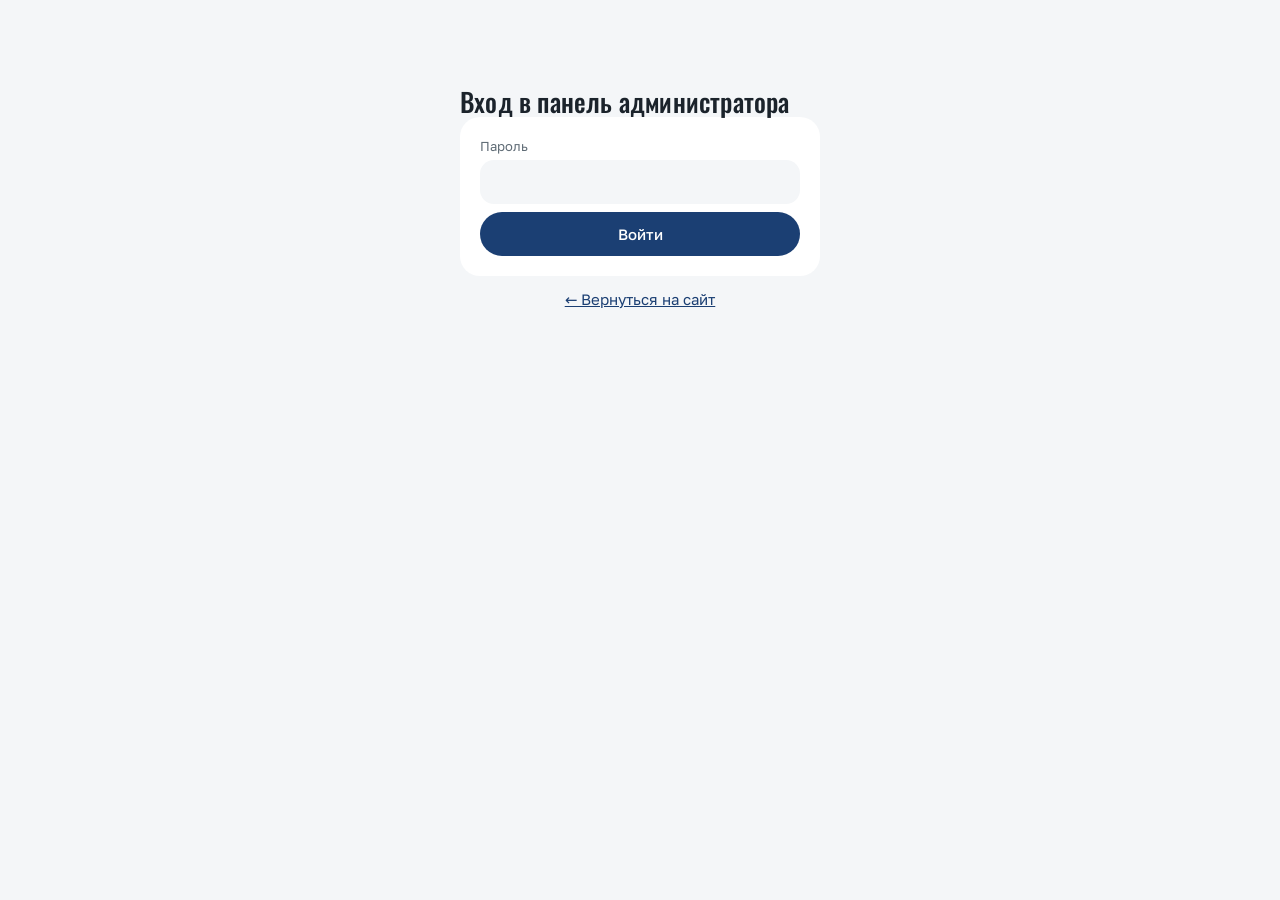
<file: admin.html>
<!DOCTYPE html>
<html lang="ru">
<head>
<meta charset="utf-8">
<!-- Только свои файлы и Worker; никаких сторонних скриптов рядом с паролем и записями клиентов -->
<meta http-equiv="Content-Security-Policy" content="default-src 'self'; script-src 'self' 'unsafe-inline'; style-src 'self' 'unsafe-inline'; img-src 'self' data:; font-src 'self'; connect-src https://polirovka03-zayavki.kenny-ki.workers.dev; frame-src 'none'; object-src 'none'; base-uri 'self'; form-action 'self'">
<meta name="referrer" content="no-referrer">
<meta name="viewport" content="width=device-width, initial-scale=1">
<meta name="robots" content="noindex, nofollow">
<!-- Панель нельзя открыть внутри чужой страницы (защита от подмены кликов) -->
<style>html{display:none}</style>
<script>if (window.top === window.self) document.documentElement.style.display = 'block'; else window.top.location = window.self.location;</script>
<title>Панель администратора</title>
<link rel="icon" type="image/png" href="favicon.png">
<link rel="stylesheet" href="fonts/fonts.css">
<style>
:root{--bg:#f4f6f8;--card:#ffffff;--ink:#1b232b;--muted:#5f6b75;--line:#e3e7eb;--line2:#d3d9df;--accent:#1b3f73;--on-accent:#ffffff;--red:#b23a2e;--ok:#2f7a3e;--warn:#8a6414}
*{box-sizing:border-box;margin:0}
body{font-family:"Golos Text",system-ui,-apple-system,"Segoe UI",Roboto,sans-serif;background:var(--bg);color:var(--ink);line-height:1.5;font-size:15px;padding:24px 16px}
a{color:var(--accent)}
:focus-visible{outline:2px solid var(--accent);outline-offset:2px}
.wrap{max-width:1100px;margin:0 auto}
h1{font-size:24px;font-weight:600;letter-spacing:-.02em}
h2{font-size:18px;font-weight:600;margin:20px 0 8px}
h3{font-size:15px;font-weight:600;margin-bottom:6px}
.layout{display:grid;grid-template-columns:200px minmax(0,1fr);grid-template-areas:"top top" "tabs main";column-gap:32px}
.top{grid-area:top;padding-bottom:16px;border-bottom:1px solid var(--line);margin-bottom:24px}
.tabs{grid-area:tabs;align-self:start;flex-direction:column;gap:4px;margin:0;position:sticky;top:24px}
.tabs button{border:0;background:transparent;color:var(--muted);text-align:left;padding:12px;font-size:15px}
.tabs button.on{background:var(--ink);color:var(--bg)}
#pb,#pc{grid-area:main;min-width:0}
.card{background:var(--card);border:1px solid var(--line);border-radius:16px;padding:16px;margin-bottom:12px}
button{font:inherit;cursor:pointer;border-radius:12px;border:1px solid var(--line2);background:var(--card);color:var(--ink);padding:9px 14px;min-height:44px}
a.btnlink{display:inline-flex;align-items:center;font:inherit;border-radius:12px;border:1px solid var(--line2);background:var(--card);color:var(--ink);padding:9px 14px;min-height:44px;text-decoration:none}
button.primary{background:var(--accent);border-color:var(--accent);color:var(--on-accent);font-weight:500}
button.danger{background:var(--card);color:var(--red);border-color:var(--red)}
button:disabled{opacity:.5;cursor:default}
input,select{font:inherit;padding:9px 10px;min-height:44px;border:1px solid var(--line2);border-radius:12px;background:var(--bg);color:var(--ink);width:100%;min-width:0}
input:focus,select:focus{border-color:var(--ink)}
label.f{display:grid;gap:4px;font-size:13px;color:var(--muted)}
.row{display:flex;gap:8px;flex-wrap:wrap;align-items:flex-end}
.row>*{flex:1 1 140px}
.row>button{flex:0 0 auto}
.top{display:flex;justify-content:space-between;align-items:center;gap:8px}
.tabs{display:flex}
.bk{display:grid;grid-template-columns:70px 1fr auto;gap:10px;align-items:center;padding:12px 0;border-top:1px solid var(--line)}
.bk:first-child{border-top:0}
.bk .t{font-weight:600;font-size:18px}
.bk small{color:var(--muted)}
.badge{display:inline-block;font-size:12px;padding:1px 8px;border-radius:99px;border:1px solid currentColor;margin-left:6px}
.new{color:var(--warn)}.okb{color:var(--ok)}
.acts{display:flex;gap:6px;flex-wrap:wrap;justify-content:flex-end}
.days{font-weight:600;margin:16px 0 6px;text-transform:capitalize}
.hours{display:grid;grid-template-columns:repeat(auto-fill,minmax(110px,1fr));gap:6px;margin-top:8px}
/* вкладки настроек и закреплённая внизу кнопка сохранения */
.stabs{display:flex;flex-wrap:wrap;gap:6px;margin-bottom:14px}
.stabs button{min-height:40px;padding:8px 16px;background:transparent;color:var(--muted)}
.stabs button.on{background:var(--ink);color:var(--bg);border-color:var(--ink)}
.savebar{position:sticky;bottom:0;z-index:3;display:flex;flex-wrap:wrap;align-items:center;gap:12px;padding:12px 0;background:var(--bg);border-top:1px solid var(--line)}
.savebar .msg{margin:0;color:var(--muted)}
.savebar .msg.good{color:var(--ok)}.savebar .msg.err{color:var(--red)}
/* цены услуги: по рамке на тип кузова, внутри цена и минуты */
.lvls{display:grid;grid-template-columns:repeat(auto-fit,minmax(200px,1fr));gap:10px;margin-top:10px}
.lvl{border:1px solid var(--line);border-radius:14px;padding:10px 12px}
.lvl-t{font-size:13px;font-weight:600;color:var(--warn);margin-bottom:6px}
.lvl .two{display:grid;grid-template-columns:1fr 1fr;gap:8px}
.msg{margin:8px 0;font-size:14px}.msg.err{color:var(--red)}.msg.good{color:var(--ok)}
.hint{color:var(--muted);font-size:13px}
.empty{color:var(--muted);padding:12px 0}
/* допуслуги в ручной записи: на всю ширину формы, галочки сеткой */
.row>.exbox{flex:1 1 100%}
.exg{display:grid;grid-template-columns:repeat(auto-fill,minmax(220px,1fr));gap:4px 16px}
label.ex{display:grid;grid-template-columns:20px 1fr auto;align-items:center;gap:10px;min-height:40px;font-size:15px;color:var(--ink);cursor:pointer}
label.ex input{width:18px;height:18px;min-height:0;padding:0;accent-color:var(--accent)}
label.ex b{font-weight:500;white-space:nowrap}
/* итоговые цены */
.bk .price{margin-left:10px;font-weight:600;white-space:nowrap}
.days{display:flex;justify-content:space-between;align-items:baseline;gap:12px;flex-wrap:wrap}
.dsum{text-transform:none;font-weight:500;color:var(--muted);font-size:14px}
#mtot{font-size:16px;color:var(--ink);font-weight:600;margin-top:6px}
@media (max-width:760px){.layout{grid-template-columns:1fr;grid-template-areas:"top" "tabs" "main"}.tabs{flex-direction:row;margin-bottom:12px}.bk{grid-template-columns:60px 1fr}.acts{grid-column:1/-1;justify-content:flex-start}}
/* === Скругления: единый стиль форм и кнопок === */
button,a.btnlink{border-radius:999px}
input,select{border-radius:14px}
/* свой вид списков: Safari иначе рисует их светлыми, и текст на тёмной теме не читается */
select{-webkit-appearance:none;appearance:none;padding-right:36px;background:var(--bg) url("data:image/svg+xml,%3Csvg xmlns='http://www.w3.org/2000/svg' viewBox='0 0 24 24' fill='none' stroke='%231b232b' stroke-width='2'%3E%3Cpath d='m6 9 6 6 6-6'/%3E%3C/svg%3E") no-repeat right 12px center/16px}
select option{background:var(--card);color:var(--ink)}
.card{border-radius:18px}
.bk,.bk:first-child{padding:12px 14px;margin-bottom:8px;border:1px solid var(--line);border-radius:14px;background:var(--bg)}

/* ===== Новый вид в стиле сайта: белые карточки на светло-сером, без линий, всё скруглено ===== */
:root{--bg:#f4f6f8;--card:#ffffff;--soft:#f4f6f8;--deep:#e9edf1;--blue-soft:#d5e0ef;--sand:#f0c987}
body{font-size:15px;padding:28px 20px}
h1,h2,.bk .t{font-family:Oswald,"Arial Narrow",sans-serif;font-weight:500;letter-spacing:.2px}
h1{font-size:26px;line-height:1.1}
h2{font-size:24px}
.top{border-bottom:0;padding-bottom:0;margin-bottom:28px}
.brand{display:flex;align-items:center;gap:12px}
.brand i{width:42px;height:42px;border-radius:14px;background:var(--accent);color:#fff;display:grid;place-items:center;font:500 22px Oswald,sans-serif;font-style:normal;position:relative;flex:none}
.brand i::after{content:"";position:absolute;right:-3px;top:-3px;width:12px;height:12px;border-radius:50%;background:var(--sand);border:2px solid var(--bg)}
.brand small{color:var(--muted);font-size:13px}
.card{border:0;border-radius:20px;padding:20px}
.card h3{font-size:17px}
/* кнопки: без рамок, мягкие подложки */
button,a.btnlink{border:0;background:var(--card);font-weight:500;transition:background .15s,transform .15s}
button:hover,a.btnlink:hover{background:var(--deep)}
.card button,.card a.btnlink{background:var(--deep)}
.card button:hover{background:#dde2e8}
button.primary,.card button.primary{background:var(--accent);color:#fff}
button.primary:hover,.card button.primary:hover{background:color-mix(in srgb,#1b3f73 85%,#000)}
button.danger,.card button.danger{background:#fbe8e6;color:var(--red);border:0}
button.danger:hover,.card button.danger:hover{background:#f6d5d1}
.tabs button,.stabs button{background:transparent;transition:none}
.tabs button:hover{background:var(--deep)}
.tabs button.on,.tabs button.on:hover{background:var(--ink);color:#fff}
/* поля: серые подложки без рамок, синий фокус */
input,select{border:0;background-color:var(--soft)}
input:focus,select:focus{outline:2px solid var(--accent);outline-offset:0}
/* шапка списка: заголовок слева, управление справа */
.lhead{display:flex;justify-content:space-between;align-items:center;gap:12px;flex-wrap:wrap;margin:32px 0 6px}
.lhead h2{margin:0}
.lctl{display:flex;align-items:center;gap:10px;flex-wrap:wrap;justify-content:flex-end}
.lctl select{width:auto;min-width:180px;background-color:var(--card)}
.upd{color:var(--muted);font-size:13px}
.refresh{display:inline-flex;align-items:center;gap:8px;padding:9px 18px 9px 14px}
.refresh svg{width:18px;height:18px;fill:none;stroke:currentColor;stroke-width:2.2;stroke-linecap:round;stroke-linejoin:round}
.refresh.busy svg{animation:spin .8s linear infinite}
.refresh:disabled{opacity:1}
@keyframes spin{to{transform:rotate(360deg)}}
/* дни и записи */
.days{text-transform:none;font-size:15px;margin:22px 4px 8px}
.days > span:first-child{display:inline-block}
.days > span:first-child::first-letter{text-transform:uppercase}
.bk,.bk:first-child{border:0;background:var(--soft);border-radius:16px;padding:14px 16px;grid-template-columns:72px 1fr auto}
.bk:last-child{margin-bottom:0}
.bk .t{font-size:22px}
.bk strong{font-weight:600;margin-right:4px}
.bk small{display:block;margin-top:2px}
.bk small + br{display:none}
.bk a{display:inline-block;margin-top:4px;font-weight:500;text-decoration:none}
.bk a:hover{text-decoration:underline}
.badge{border:0;padding:2px 10px;font-weight:500;vertical-align:1px}
.badge.okb{background:#e3f2e6;color:var(--ok)}
.badge.new{background:#fbf1dc;color:var(--warn)}
.badge:not(.okb):not(.new){background:var(--deep);color:var(--muted)}
.bk .price{display:inline-block;margin-left:6px;padding:2px 10px;border-radius:999px;background:var(--blue-soft);color:var(--accent);font-weight:600}
/* ручная запись */
#mtot{display:inline-block;align-self:start;padding:8px 14px;border-radius:12px;background:#fbf1dc;font-size:16px}
label.ex{border-radius:10px;padding:0 6px;margin:0 -6px}
label.ex:hover{background:var(--soft)}
.savebar{border-top:0;background:var(--bg)}
.lvl{border:0;background:var(--soft)}
.lvl input,.lvl select{background-color:var(--card)}
@media (max-width:760px){
  body{padding:18px 12px}
  .lhead{align-items:flex-start}
  .lctl{width:100%;justify-content:space-between}
  .upd{order:3;width:100%}
  .bk,.bk:first-child{grid-template-columns:56px 1fr;padding:12px;gap:8px 10px}
  .bk .t{font-size:20px}
  .tabs{position:static;background:var(--card);padding:4px;border-radius:999px;width:max-content;max-width:100%}
  .tabs button{padding:9px 18px}
  #pb > .card,#books .card{padding:12px}
  .card{padding:16px}
  .lctl{width:auto}
  .upd{order:0;width:auto}
  /* шапка: заголовок и кнопки не вылезают за экран */
  .top{flex-wrap:wrap;gap:12px}
  h1{font-size:22px}
  .brand i{width:38px;height:38px;font-size:20px}
  .top .row{flex-wrap:wrap!important}
  .top .row button,.top .row a.btnlink{padding:8px 16px;min-height:40px}
}
/* поля одной ширины во всех браузерах: Safari на iPhone растягивает поле даты по своей ширине и оно наезжает на соседнее */
.row>*{min-width:0}
input[type=date]{-webkit-appearance:none;appearance:none;display:block;min-width:0;max-width:100%;width:100%;text-align:left;line-height:24px}
input[type=date]::-webkit-date-and-time-value{text-align:left;min-height:24px}
@media (max-width:760px){
  #mf > label.f{flex:1 1 calc(50% - 4px)}
  #mf > .exbox,#mf > label.f:has(#mn),#mf > label.f:has(#mp){flex-basis:100%}
  #mf > button{flex:1 1 100%}
}

/* ===== 17.11.2026: статусы, итоговая цена, действия иконками (ПК — справа внизу, телефон — смахиванием) ===== */
.lhead{margin-top:0}
#mcard{margin-top:14px}
.savebar{position:static}
.bk .badge.st-new{background:#eceff2;color:#5f6b75}
.bk .badge.st-ok{background:#e3edfd;color:#2659b8}
.bk .badge.st-done{background:#e1f3e6;color:#237a3d}
.bk .badge.st-no{background:#fbe5e3;color:#b23a2e}
.bk .price{background:#e1f3e6;color:#237a3d}
.bkw{position:relative;margin-bottom:8px;border-radius:16px;overflow:hidden;background:var(--soft)}
.bkw:last-child{margin-bottom:0}
.bkw .bk,.bkw .bk:first-child{position:relative;z-index:1;margin:0;grid-template-columns:72px minmax(0,1fr);padding:14px 16px 64px;background:var(--soft);transition:transform .22s ease}
.bk .mid{min-width:0}
.bk .pline{margin-top:6px;display:flex;flex-wrap:wrap;align-items:center;gap:4px 8px}
.bk .price{margin:0}
.bk .pnote{color:var(--muted);font-size:13px}
.bk a.tel{display:inline-block;margin-top:6px}
.sw{position:absolute;right:12px;bottom:12px;z-index:2;display:flex;gap:6px}
.ib{position:relative;width:40px;height:40px;min-height:0;padding:0;border-radius:50%;display:flex;flex-direction:column;align-items:center;justify-content:center;gap:3px}
.ib svg{width:20px;height:20px;fill:none;stroke:currentColor;stroke-width:2.2;stroke-linecap:round;stroke-linejoin:round;flex:none}
.ib span{position:absolute;width:1px;height:1px;overflow:hidden;clip:rect(0 0 0 0);white-space:nowrap}
.card .ib.i-ok{background:#e3edfd;color:#2659b8}.card .ib.i-ok:hover{background:#d2e2fb}
.card .ib.i-done{background:#e1f3e6;color:#237a3d}.card .ib.i-done:hover{background:#cdebd6}
.card .ib.i-undo{background:var(--deep);color:var(--muted)}
.card .ib.i-price{background:#fbf1dc;color:#8a6414}.card .ib.i-price:hover{background:#f6e6c2}
.card .ib.i-call{background:var(--deep);color:var(--ink)}
.card .ib.i-no{background:#fbe5e3;color:#b23a2e}.card .ib.i-no:hover{background:#f6d5d1}
.pedit{margin-top:10px;padding:12px;border-radius:14px;background:var(--card);display:grid;gap:8px;max-width:420px}
.pedit .msg,.sheet .msg{margin:0}
.pbtns{display:flex;flex-wrap:wrap;gap:8px}
.shade{position:fixed;inset:0;z-index:50;background:rgba(15,20,25,.45)}
.sheet{position:fixed;left:0;right:0;bottom:0;z-index:51;background:var(--card);border-radius:22px 22px 0 0;padding:20px 16px calc(20px + env(safe-area-inset-bottom));display:grid;gap:10px;animation:up .2s ease}
.sheet input{font-size:24px;font-weight:600;min-height:56px}
.sheet .pbtns button{flex:1 1 0;min-height:50px}
@keyframes up{from{transform:translateY(100%)}to{transform:none}}
.swtip{color:var(--muted);font-size:13px;margin:0 0 8px}
@keyframes peek{0%,100%{transform:none}35%,60%{transform:translateX(-120px)}}
.bk.hint{animation:peek 1.8s ease .5s 1}
@media (max-width:760px){
  /* телефон: иконки под записью, запись уезжает влево (как в Telegram) */
  .bkw .bk,.bkw .bk:first-child{padding:12px;grid-template-columns:56px minmax(0,1fr);border-radius:0;touch-action:pan-y;user-select:none;-webkit-user-select:none}
  .bkw:not(.open) .sw{visibility:hidden}
  .bkw.drag .sw,.bkw.open .sw{visibility:visible}
  .sw{top:0;right:0;bottom:0;z-index:0;gap:0}
  .card .ib{width:58px;height:auto;border-radius:0;font-size:11px;font-weight:500;color:#fff}
  .ib span{position:static;width:auto;height:auto;clip:auto}
  .card .ib.i-ok,.card .ib.i-ok:hover{background:#3b78e0;color:#fff}
  .card .ib.i-done,.card .ib.i-done:hover{background:#2f9e57;color:#fff}
  .card .ib.i-undo,.card .ib.i-undo:hover{background:#7b8794;color:#fff}
  .card .ib.i-price,.card .ib.i-price:hover{background:#d9961a;color:#fff}
  .card .ib.i-call,.card .ib.i-call:hover{background:#5d7385;color:#fff}
  .card .ib.i-no,.card .ib.i-no:hover{background:#d64541;color:#fff}
  /* шапка в одну строку: название заведения, «На сайт» и «Выйти» */
  .top{flex-wrap:nowrap}
  .top h1{display:none}
  .brand small{font-size:16px;font-weight:600;color:var(--ink);line-height:1.2}
  .top .row{flex-wrap:nowrap!important;gap:6px!important}
  .top .row button,.top .row a.btnlink{padding:6px 12px;min-height:38px;font-size:14px}
  .lctl{width:100%;justify-content:flex-start}
  #addb{margin-left:auto}
}
</style>
</head>
<body>
<div class="wrap">

<div id="login" style="display:none;max-width:360px;margin:60px auto">
  <h1>Вход в панель администратора</h1>
  <form id="lf" class="card">
    <label class="f">Пароль<input id="pw" type="password" autocomplete="current-password" required></label>
    <p class="msg err" id="lerr"></p>
    <button class="primary" type="submit" style="width:100%">Войти</button>
  </form>
  <p style="text-align:center"><a href="index.html">← Вернуться на сайт</a></p>
</div>

<div id="app" style="display:none">
<div class="layout">
  <div class="top"><div class="brand"><i aria-hidden="true">03</i><div><h1>Панель администратора</h1><small>Полировка 03</small></div></div><div class="row" style="flex:0 0 auto;gap:8px;flex-wrap:nowrap"><a class="btnlink" href="index.html">На сайт</a><button id="out" type="button">Выйти</button></div></div>
  <div class="tabs"><button type="button" id="tb" class="on">Записи</button><button type="button" id="tc">Настройки</button></div>

  <div id="pb">
    <!-- сначала записи; ручная запись — по кнопке «+ Записать» (17.11.2026) -->
    <div class="lhead"><h2>Ближайшие записи</h2>
      <div class="lctl"><span class="upd" id="upd" aria-live="polite"></span><select id="fm" aria-label="Пост"></select><button id="rf" type="button" class="refresh"><svg viewBox="0 0 24 24" aria-hidden="true"><path d="M20 12a8 8 0 1 1-2.34-5.66"/><path d="M20 4v5h-5"/></svg>Обновить</button><button id="addb" type="button" class="primary" aria-expanded="false" aria-controls="mcard">+ Записать</button></div></div>
    <div class="card" id="mcard" hidden>
      <h3>Добавить запись вручную</h3>
      <p class="hint">Для звонков и тех, кто пришёл сам. Время сразу станет занятым на сайте. Так же можно закрыть час на мойке.</p>
      <form id="mf" class="row" style="margin-top:8px"></form>
      <p class="msg" id="mmsg"></p>
    </div>
    <p class="msg err" id="berr"></p>
    <div id="books"></div>
  </div>

  <div id="pc" style="display:none">
    <div id="cfg"></div>
  </div>
</div>
</div>
</div>

<script>
var W = 'https://polirovka03-zayavki.kenny-ki.workers.dev';
var tok = sessionStorage.getItem('tk') || '';
var DAYS = ['Пн','Вт','Ср','Чт','Пт','Сб','Вс'];
var CFG = null, model = null, BOOKS = [], timer = null;
function $(id){ return document.getElementById(id); }
function el(t, c, x){ var n = document.createElement(t); if (c) n.className = c; if (x != null) n.textContent = x; return n; }

function api(path, body){
  var o = {headers: {'Authorization': 'Bearer ' + tok}};
  if (body !== undefined){ o.method = 'POST'; o.headers['Content-Type'] = 'application/json'; o.body = JSON.stringify(body); }
  return fetch(W + path, o).then(function(r){
    return r.json().catch(function(){ return {}; }).then(function(j){
      if (r.status === 401 && path !== '/admin/login'){ logout(); throw new Error('Войдите заново'); }
      if (!r.ok) throw new Error(j.error || ('Ошибка ' + r.status));
      return j;
    });
  });
}
function show(){
  var on = !!tok;
  $('login').style.display = on ? 'none' : 'block';
  $('app').style.display = on ? 'block' : 'none';
  if (on) init();
}
function logout(){ tok = ''; sessionStorage.removeItem('tk'); clearInterval(timer); document.title = 'Панель администратора'; show(); }
$('out').onclick = logout;
$('lf').onsubmit = function(e){
  e.preventDefault(); $('lerr').textContent = '';
  fetch(W + '/admin/login', {method: 'POST', headers: {'Content-Type': 'application/json'}, body: JSON.stringify({password: $('pw').value})})
    .then(function(r){ return r.json().then(function(j){ return {ok: r.ok, j: j}; }); })
    .then(function(x){
      if (!x.ok) throw new Error(x.j.error || 'Ошибка входа');
      tok = x.j.token; sessionStorage.setItem('tk', tok); $('pw').value = ''; show();
    })
    .catch(function(err){ $('lerr').textContent = err.message; });
};
function tab(t){
  $('pb').style.display = t === 'b' ? 'block' : 'none';
  $('pc').style.display = t === 'c' ? 'block' : 'none';
  $('tb').className = t === 'b' ? 'on' : ''; $('tc').className = t === 'c' ? 'on' : '';
}
$('tb').onclick = function(){ tab('b'); }; $('tc').onclick = function(){ tab('c'); };
$('addb').onclick = function(){
  var c = $('mcard'); c.hidden = !c.hidden;
  this.setAttribute('aria-expanded', String(!c.hidden)); this.textContent = c.hidden ? '+ Записать' : 'Скрыть форму';
  if (!c.hidden) c.scrollIntoView({block: 'nearest'});
};

function init(){
  fetch(W + '/config', {cache: 'no-cache'}).then(function(r){ return r.json(); }).then(function(c){
    CFG = c; model = JSON.parse(JSON.stringify(c));
    renderManual(); renderFilter(); renderCfg(); loadBooks();
    clearInterval(timer); timer = setInterval(function(){ if (!document.hidden) loadBooks(); }, 30000);
  }).catch(function(){ $('berr').textContent = 'Не удалось загрузить настройки. Проверьте Worker в Cloudflare.'; });}
function masterName(id){ var m = CFG.masters.filter(function(x){ return x.id === id; })[0]; return m ? m.name : id; }

/* ---------- записи ---------- */
function renderFilter(){
  var s = $('fm'); s.innerHTML = '';
  var o = el('option', '', 'Все посты'); o.value = ''; s.appendChild(o);
  CFG.masters.forEach(function(m){ var x = el('option', '', m.name); x.value = m.id; s.appendChild(x); });
  s.onchange = renderBooks; $('rf').onclick = loadBooks;
  s.style.display = CFG.masters.length < 2 ? 'none' : ''; // при одном посте фильтр не нужен
}
function loadBooks(){
  $('berr').textContent = ''; $('rf').classList.add('busy'); $('rf').disabled = true;
  api('/admin/bookings').then(function(j){
      BOOKS = j; renderBooks(); if (window.refreshManualTimes) window.refreshManualTimes();
      var n = new Date(); $('upd').textContent = 'Обновлено в ' + ('0' + n.getHours()).slice(-2) + ':' + ('0' + n.getMinutes()).slice(-2);
    })
    .catch(function(e){ $('berr').textContent = e.message; })
    .then(function(){ $('rf').classList.remove('busy'); $('rf').disabled = false; });
}
function rub(n){ return String(n).replace(/\B(?=(\d{3})+(?!\d))/g, ' ') + ' ₽'; }
// цена по прайсу (услуга по классу авто + допуслуги): {sum, from, unknown}; итоговая цена после расчёта хранится в записи (b.final)
function priceInfo(b){
  var r = {sum: 0, from: false, unknown: false};
  [b.service].concat(b.extras || []).forEach(function(name){
    var s = CFG.services.filter(function(x){ return x.name === name; })[0], p = s && (s.prices[b.level] || s.prices[Object.keys(s.prices)[0]]);
    if (!p || p.price == null){ r.unknown = true; return; }
    r.sum += p.price; if (p.from) r.from = true;
  });
  return r;
}
function listText(b){
  var p = priceInfo(b);
  if (p.unknown && !p.sum) return 'по прайсу: цена уточняется';
  return 'по прайсу: ' + (p.from || p.unknown ? 'от ' : '') + rub(p.sum);
}
// статусы: new — не подтверждена (серый), ok — подтверждена (голубой), done — выполнена (зелёный); отменённая запись удаляется
var ST = {'new': ['st-new', 'Не подтверждена'], ok: ['st-ok', 'Подтверждена'], done: ['st-done', 'Выполнена']};
var ICO = {
  ok: '<path d="M5 12.5l4.5 4.5L19 7.5"/>',
  done: '<path d="M2 12.5l4.5 4.5L16 7.5"/><path d="M11 15l2 2 9.5-9.5"/>',
  undo: '<path d="M9 14 4 9l5-5"/><path d="M4 9h10.5a5.5 5.5 0 0 1 0 11H11"/>',
  price: '<path d="M8 21V3h6a4.5 4.5 0 0 1 0 9H6M6 16h9"/>',
  call: '<path d="M6 3h4l2 5-2.5 1.5a11 11 0 0 0 5 5L16 12l5 2v4a2 2 0 0 1-2 2A16 16 0 0 1 4 6a2 2 0 0 1 2-3z"/>',
  no: '<path d="M6 6l12 12M18 6 6 18"/>'
};
var narrow = function(){ return window.matchMedia('(max-width:760px)').matches; };
var OPEN = null, EDIT = false, PENDING = false; // открытая свайпом запись и открытый ввод цены: обновление списка ждёт, пока их закроют
function uiBusy(){ return !!OPEN || EDIT; }
function flush(){ if (PENDING && !uiBusy()){ PENDING = false; renderBooks(); } }
function setOpen(w, on){
  var bk = w.querySelector('.bk');
  if (on && OPEN && OPEN !== w) setOpen(OPEN, false);
  bk.style.transform = on ? 'translateX(-' + w.querySelector('.sw').offsetWidth + 'px)' : '';
  w.classList.toggle('open', on); OPEN = on ? w : (OPEN === w ? null : OPEN);
  if (!on) flush();
}
// смахивание влево (как в Telegram): палец или мышь, вертикальная прокрутка не мешает
function swipe(w){
  var bk = w.querySelector('.bk'), sw = w.querySelector('.sw'), x0 = null, y0 = 0, dx = 0, base = 0, drag = null, moved = false;
  bk.addEventListener('pointerdown', function(e){
    if (!narrow() || e.button > 0) return;
    x0 = e.clientX; y0 = e.clientY; drag = null; moved = false; base = w.classList.contains('open') ? -sw.offsetWidth : 0; dx = base;
  });
  bk.addEventListener('pointermove', function(e){
    if (x0 == null) return;
    var ddx = e.clientX - x0, ddy = e.clientY - y0;
    if (drag === null){ if (Math.abs(ddx) < 8 && Math.abs(ddy) < 8) return; drag = Math.abs(ddx) > Math.abs(ddy); if (drag){ try { bk.setPointerCapture(e.pointerId); } catch (er) {} bk.style.transition = 'none'; w.classList.add('drag'); } }
    if (!drag) return;
    moved = true; dx = Math.min(0, Math.max(-sw.offsetWidth - 24, base + ddx)); bk.style.transform = 'translateX(' + dx + 'px)';
  });
  function end(){
    if (x0 == null) return; x0 = null; bk.style.transition = '';
    if (drag){ setOpen(w, dx < -sw.offsetWidth / 3); setTimeout(function(){ w.classList.remove('drag'); }, 250); }
  }
  bk.addEventListener('pointerup', end); bk.addEventListener('pointercancel', end);
  // тап по открытой записи закрывает её; после смахивания клик не срабатывает
  bk.addEventListener('click', function(e){
    if (moved){ e.preventDefault(); e.stopPropagation(); moved = false; return; }
    if (w.classList.contains('open') && !e.target.closest('a')){ e.preventDefault(); setOpen(w, false); }
  }, true);
}
document.addEventListener('pointerdown', function(e){ if (OPEN && !OPEN.contains(e.target)) setOpen(OPEN, false); });

// короткие подписи под иконками на телефоне; полное название — в подсказке и для программ чтения с экрана
var SHORT = {ok: 'Принять', done: 'Готово', undo: 'Вернуть', price: 'Цена', call: 'Звонок', no: 'Отмена'};
function ib(kind, cls, label, fn){
  var b = el('button', 'ib ' + cls); b.type = 'button'; b.title = label; b.setAttribute('aria-label', label);
  b.innerHTML = '<svg viewBox="0 0 24 24" aria-hidden="true">' + ICO[kind] + '</svg>'; b.appendChild(el('span', '', SHORT[kind]));
  b.onclick = function(e){ e.stopPropagation(); fn(); }; return b;
}
function plural(n, a, b, c){ return n % 10 === 1 && n % 100 !== 11 ? a : n % 10 >= 2 && n % 10 <= 4 && (n % 100 < 10 || n % 100 >= 20) ? b : c; }
function renderBooks(){
  if (uiBusy()){ PENDING = true; return; }
  var box = $('books'); box.innerHTML = '';
  var nw = BOOKS.filter(function(b){ return b.status !== 'ok' && b.status !== 'done'; }).length;
  document.title = (nw ? '(' + nw + ') ' : '') + 'Панель администратора';
  var f = $('fm').value, last = '', card = null, n = 0, dayHead = null, cnt = 0, fin = 0, sum = 0;
  // итог дня — только по уточнённым ценам; пока уточнены не все, итог помечен как не окончательный
  function closeDay(){
    if (!dayHead) return;
    var t = cnt + ' ' + plural(cnt, 'запись', 'записи', 'записей');
    if (!fin) t += ' · цены не уточнены';
    else if (fin < cnt) t += ' · ' + rub(sum) + ' — уточнено ' + fin + ' из ' + cnt + ', итог не окончательный';
    else t += ' · итого ' + rub(sum);
    dayHead.lastChild.textContent = t;
  }
  BOOKS.filter(function(b){ return !f || b.master === f; }).forEach(function(b){
    n++;
    if (b.date !== last){
      closeDay(); cnt = 0; fin = 0; sum = 0;
      last = b.date;
      var d = new Date(b.date + 'T12:00:00');
      dayHead = el('div', 'days'); dayHead.appendChild(el('span', '', d.toLocaleDateString('ru-RU', {weekday: 'long', day: 'numeric', month: 'long'}))); dayHead.appendChild(el('span', 'dsum'));
      box.appendChild(dayHead);
      card = el('div', 'card'); box.appendChild(card);
    }
    cnt++; if (b.final != null){ fin++; sum += b.final; }
    var st = ST[b.status] || ST['new'];
    var w = el('div', 'bkw'), row = el('div', 'bk');
    row.appendChild(el('div', 't', b.time || 'Заявка'));
    var mid = el('div', 'mid');
    var l1 = el('div'); l1.appendChild(el('strong', '', b.name || 'Без имени'));
    l1.appendChild(el('span', 'badge ' + st[0], st[1]));
    if (b.manual) l1.appendChild(el('span', 'badge', 'вручную'));
    if (b.kind === 'request') l1.appendChild(el('span', 'badge', 'на расчёт'));
    mid.appendChild(l1);
    // класс авто, услуга и допуслуги; пост показываем, только если их несколько
    mid.appendChild(b.kind === 'request'
      ? el('small', '', [b.service + (b.extras && b.extras.length ? ' + ' + b.extras.join(', ') : ''), b.car].filter(Boolean).join(', ') + (b.comment ? ' — ' + b.comment : ''))
      : el('small', '', [CFG.masters.length > 1 ? masterName(b.master) : '', CFG.levels.length > 1 ? b.level : '', b.service].filter(Boolean).join(', ') + (b.extras && b.extras.length ? ' + ' + b.extras.join(', ') : '')));
    var pl = el('div', 'pline');
    if (b.final != null){ pl.appendChild(el('span', 'price', rub(b.final))); pl.appendChild(el('span', 'pnote', 'уточнено · ' + listText(b))); }
    else pl.appendChild(el('span', 'pnote', listText(b)));
    mid.appendChild(pl);
    var tel = b.phone && b.phone !== '—' ? 'tel:' + b.phone.replace(/[^\d+]/g, '') : '';
    if (tel){ var a = el('a', 'tel', b.phone); a.href = tel; mid.appendChild(a); }
    row.appendChild(mid);
    // действия: только подходящие к статусу; красная отмена — последней
    var sw = el('div', 'sw');
    if (b.status !== 'ok' && b.status !== 'done') sw.appendChild(ib('ok', 'i-ok', 'Подтвердить', function(){ act(b.id, 'ok'); }));
    if (b.status !== 'done') sw.appendChild(ib('done', 'i-done', 'Выполнена', function(){ act(b.id, 'done'); }));
    else sw.appendChild(ib('undo', 'i-undo', 'Вернуть в подтверждённые', function(){ act(b.id, 'undo'); }));
    sw.appendChild(ib('price', 'i-price', 'Цена', function(){ openPrice(b, w); }));
    if (tel) sw.appendChild(ib('call', 'i-call', 'Позвонить', function(){ location.href = tel; }));
    if (b.status !== 'done') sw.appendChild(ib('no', 'i-no', 'Отменить', function(){
      if (confirm('Отменить запись «' + (b.name || '') + '» на ' + b.date + ' ' + (b.time || '') + '? Время освободится на сайте.')) act(b.id, 'no'); }));
    w.appendChild(sw); w.appendChild(row); card.appendChild(w); swipe(w);
  });
  closeDay();
  if (!n) box.appendChild(el('p', 'empty', 'Записей пока нет.'));
  swipeHint();
}
function act(id, a, extra){
  if (OPEN) setOpen(OPEN, false);
  var body = {id: id, act: a}; for (var k in extra || {}) body[k] = extra[k];
  return api('/admin/action', body).then(loadBooks).catch(function(e){ $('berr').textContent = e.message; throw e; });
}
// итоговая цена: на телефоне — панель снизу с цифровой клавиатурой, на ПК — поле в карточке
function openPrice(b, w){
  if (EDIT) return;
  if (OPEN) setOpen(OPEN, false);
  EDIT = true;
  var mob = narrow(), host = el('div', mob ? 'sheet' : 'pedit'), shade = null;
  if (mob){ shade = el('div', 'shade'); host.setAttribute('role', 'dialog'); host.setAttribute('aria-modal', 'true'); host.setAttribute('aria-label', 'Итоговая цена');
    host.appendChild(el('h3', '', 'Итоговая цена')); host.appendChild(el('p', 'hint', (b.name || 'Без имени') + ' · ' + (b.service || ''))); }
  host.appendChild(el('p', 'hint', listText(b).replace('по прайсу', 'По прайсу')));
  var lb = el('label', 'f', 'Итоговая цена, ₽'), inp = el('input'); inp.inputMode = 'numeric'; inp.autocomplete = 'off'; inp.placeholder = 'например, 4200';
  inp.value = b.final != null ? String(b.final) : ''; lb.appendChild(inp); host.appendChild(lb);
  var msg = el('p', 'msg err'); host.appendChild(msg);
  var r = el('div', 'pbtns'), sv = el('button', 'primary', 'Сохранить'), cl = el('button', '', 'Отмена'); sv.type = cl.type = 'button';
  r.appendChild(sv);
  if (b.final != null){ var er = el('button', 'danger', 'Стереть'); er.type = 'button'; er.onclick = function(){ save(null); }; r.appendChild(er); }
  r.appendChild(cl); host.appendChild(r);
  function close(){ EDIT = false; if (shade) shade.remove(); host.remove(); flush(); }
  function save(v){
    sv.disabled = true;
    act(b.id, 'price', {price: v}).then(close).catch(function(e){ msg.textContent = e.message; sv.disabled = false; });
  }
  sv.onclick = function(){
    var d = inp.value.replace(/\s/g, '');
    if (d === ''){ save(null); return; }
    if (!/^\d{1,8}$/.test(d)){ msg.textContent = 'Только цифры, целые рубли'; inp.focus(); return; }
    save(+d);
  };
  cl.onclick = close; if (shade) shade.onclick = close;
  inp.addEventListener('keydown', function(e){ if (e.key === 'Enter') sv.click(); if (e.key === 'Escape') close(); });
  if (mob){ document.body.appendChild(shade); document.body.appendChild(host); }
  else w.querySelector('.mid').appendChild(host);
  inp.focus();
}
// один раз на телефоне показываем, что запись смахивается влево
function swipeHint(){
  if (!narrow()) return;
  var seen = false; try { seen = localStorage.getItem('swh') === '1'; } catch (e) {}
  var w = document.querySelector('#books .bkw'); if (seen || !w) return;
  try { localStorage.setItem('swh', '1'); } catch (e) {}
  var tip = el('p', 'swtip', 'Смахните запись влево — там действия'); w.parentNode.insertBefore(tip, w);
  w.classList.add('drag'); w.querySelector('.bk').classList.add('hint');
  setTimeout(function(){ w.classList.remove('drag'); }, 2600);
  setTimeout(function(){ tip.remove(); }, 6000);
}

function renderManual(){
  var f = $('mf'); f.innerHTML = '';
  // сайты только с заявками на расчёт: записывать по времени нечего, ручная запись не нужна
  var hasBook = CFG.services.some(function(s){ return !s.request && Object.keys(s.prices).some(function(l){ return s.prices[l] && s.prices[l].minutes; }); });
  $('addb').style.display = hasBook ? '' : 'none';
  if (!hasBook){ $('mcard').hidden = true; return; }
  function pl(p){ return p.price == null ? 'цена уточняется' : (p.from ? 'от ' : '') + p.price + ' ₽'; }
  function sel(label, id, opts){ var l = el('label', 'f', label), s = el('select'); s.id = id;
    opts.forEach(function(o){ var x = el('option', '', o[1]); x.value = o[0]; s.appendChild(x); }); l.appendChild(s); f.appendChild(l); return l; }
  // пост выбираем, только если их несколько; при одном посте поле скрыто
  var ml = sel('Пост', 'mm', CFG.masters.map(function(m){ return [m.id, m.name]; }));
  if (CFG.masters.length < 2) ml.style.display = 'none';
  var ll0 = sel('Класс авто', 'ml', CFG.levels.map(function(l){ return [l, l]; }));
  if (CFG.levels.length < 2) ll0.style.display = 'none';
  sel('Услуга', 'ms', []);
  function priceOf(v, lv){ var p = v.prices[lv]; return p ? p : null; }
  // мойки с ценой для выбранного кузова; допуслуги без минут сюда не попадают
  function fillSvc(){
    var lv = $('ml').value, s = $('ms'), keep = s.value; s.innerHTML = '';
    CFG.services.forEach(function(v){ var p = priceOf(v, lv); if (!p || !p.minutes || v.request) return;
      var x = el('option', '', v.name + ' — ' + pl(p) + ' · ' + p.minutes + ' мин'); x.value = v.name; s.appendChild(x); });
    s.value = keep; if (s.selectedIndex < 0) s.selectedIndex = 0;
  }
  var dl = el('label', 'f', 'Дата'), di = el('input'); di.type = 'date'; di.id = 'md'; di.required = true;
  var t = new Date(); di.value = t.getFullYear() + '-' + ('0' + (t.getMonth() + 1)).slice(-2) + '-' + ('0' + t.getDate()).slice(-2);
  dl.appendChild(di); f.appendChild(dl);
  sel('Время', 'mt', []);
  // время — по графику поста на выбранный день, шагом в длительность мойки
  function fillTimes(){
    var s = $('mt'), keep = s.value; s.innerHTML = '';
    var m = CFG.masters.filter(function(x){ return x.id === $('mm').value; })[0] || CFG.masters[0];
    var d = new Date($('md').value + 'T12:00:00'), key = DAYS[(d.getDay() + 6) % 7];
    // часы дня: «10:00-21:00» или с перерывом «10:00-12:00, 13:00-21:00»
    var h = String((m && m.hours && m.hours[key]) || '').trim().split(',').map(function(part){ return /^(\d{1,2}):(\d{2})-(\d{1,2}):(\d{2})$/.exec(part.trim()); }).filter(Boolean);
    var v = CFG.services.filter(function(x){ return x.name === $('ms').value; })[0], p = v && priceOf(v, $('ml').value);
    var dur = p && p.minutes ? p.minutes : 60;
    if (!h.length){ var o = el('option', '', 'Выходной'); o.value = ''; s.appendChild(o); s.disabled = true; return; }
    s.disabled = false;
    function hhmm(x){ return ('0' + Math.floor(x / 60)).slice(-2) + ':' + (x % 60 ? ('0' + x % 60).slice(-2) : '00'); }
    // занятые получасы этого поста на эту дату — из списка записей
    var taken = [];
    BOOKS.forEach(function(b){ if (b.date === $('md').value && b.master === m.id) taken = taken.concat(b.cells || []); });
    h.forEach(function(iv){
      // начало записи — с целого часа, как на сайте; услуга должна уместиться до конца промежутка
      for (var x = +iv[1] * 60 + +iv[2]; x + dur <= +iv[3] * 60 + +iv[4]; x += 60){
        var tt = hhmm(x), busy = false;
        for (var c = x; c < x + dur; c += 30) if (taken.indexOf(hhmm(c)) >= 0) busy = true;
        var op = el('option', '', tt + (busy ? ' — занято' : '')); op.value = tt; op.disabled = busy; s.appendChild(op);
      }
    });
    s.value = keep; if (s.selectedIndex < 0 || s.options[s.selectedIndex].disabled){
      var free = [].filter.call(s.options, function(o){ return !o.disabled; })[0]; s.value = free ? free.value : '';
    }
  }
  window.refreshManualTimes = fillTimes;
  // допуслуги: галочки с ценой для выбранного кузова
  var exl = el('div', 'f exbox'); exl.appendChild(el('span', '', 'Доп. услуги'));
  var exg = el('div', 'exg'); exg.id = 'mx'; exl.appendChild(exg);
  var tot = el('p', 'hint'); tot.id = 'mtot'; exl.appendChild(tot); f.appendChild(exl);
  function fillExtras(){
    var lv = $('ml').value, on = [].map.call(exg.querySelectorAll('input:checked'), function(i){ return i.value; }); exg.innerHTML = '';
    CFG.services.forEach(function(v){ var p = priceOf(v, lv); if (!p || p.minutes || v.request) return;
      var lb = el('label', 'ex'), cb = el('input'); cb.type = 'checkbox'; cb.value = v.name; cb.checked = on.indexOf(v.name) >= 0; cb.onchange = total;
      lb.appendChild(cb); lb.appendChild(el('span', '', v.name)); lb.appendChild(el('b', '', pl(p))); exg.appendChild(lb); });
    if (!exg.children.length) exl.style.display = 'none';
  }
  function chosen(){ return [].map.call(exg.querySelectorAll('input:checked'), function(i){ return i.value; }); }
  function total(){
    var lv = $('ml').value, sum = 0, v = CFG.services.filter(function(x){ return x.name === $('ms').value; })[0], p = v && priceOf(v, lv);
    var unk = !!p && p.price == null;
    if (p && p.price != null) sum += p.price;
    chosen().forEach(function(n){ var e = CFG.services.filter(function(x){ return x.name === n; })[0], q = e && priceOf(e, lv); if (q && q.price != null) sum += q.price; else unk = true; });
    var n = chosen().length;
    $('mtot').textContent = 'Итого: ' + (sum || !unk ? String(sum).replace(/\B(?=(\d{3})+(?!\d))/g, ' ') + ' ₽' : 'цена уточняется') + (unk && sum ? ' и уточнить' : '') + (n ? ' (услуга и ' + n + ' доп.)' : '');
  }
  $('ml').onchange = function(){ fillSvc(); fillExtras(); fillTimes(); total(); };
  $('ms').onchange = function(){ fillTimes(); total(); };
  $('mm').onchange = fillTimes; di.onchange = fillTimes;
  fillSvc(); fillExtras(); fillTimes(); total();
  var nl = el('label', 'f', 'Имя (необязательно)'), ni = el('input'); ni.id = 'mn'; nl.appendChild(ni); f.appendChild(nl);
  var pl = el('label', 'f', 'Телефон (необязательно)'), pi = el('input'); pi.id = 'mp'; pi.type = 'tel';
  pi.inputMode = 'tel'; pi.autocomplete = 'off'; pi.maxLength = 18; pi.placeholder = '+7 (___) ___-__-__';
  // маска как на сайте: 8 или 7 в начале превращаются в +7, лишние цифры отбрасываются
  function fmtPhone(v){
    var d = v.replace(/\D/g, '');
    if (d[0] === '7' || d[0] === '8') d = d.slice(1);
    d = d.slice(0, 10);
    var o = '+7 (' + d.slice(0, 3);
    if (d.length > 3) o += ') ' + d.slice(3, 6);
    if (d.length > 6) o += '-' + d.slice(6, 8);
    if (d.length > 8) o += '-' + d.slice(8, 10);
    return o;
  }
  pi.addEventListener('focus', function(){ if (!this.value) this.value = '+7 ('; });
  pi.addEventListener('input', function(){ this.value = fmtPhone(this.value); });
  pi.addEventListener('blur', function(){ if (this.value.replace(/\D/g, '').length <= 1) this.value = ''; });
  pl.appendChild(pi); f.appendChild(pl);
  var b = el('button', 'primary', 'Добавить'); b.type = 'submit'; f.appendChild(b);
  f.onsubmit = function(e){
    e.preventDefault(); var msg = $('mmsg'); msg.className = 'msg'; msg.textContent = '';
    if (!$('mt').value){ msg.className = 'msg err'; msg.textContent = $('mt').disabled ? 'В этот день мойка не работает.' : 'На этот день всё занято.'; return; }
    var pd = $('mp').value.replace(/\D/g, '');
    if (pd.length > 1 && pd.length < 11){ msg.className = 'msg err'; msg.textContent = 'Введите номер полностью: +7 (999) 123-45-67 — или оставьте поле пустым.'; $('mp').focus(); return; }
    if (pd.length <= 1) $('mp').value = '';
    api('/admin/book', {master: $('mm').value, level: $('ml').value, service: $('ms').value, extras: chosen(), date: $('md').value, time: $('mt').value, name: $('mn').value, phone: $('mp').value})
      .then(function(){
        msg.className = 'msg good'; msg.textContent = 'Запись добавлена, время занято.';
        $('mn').value = ''; $('mp').value = ''; [].forEach.call(exg.querySelectorAll('input:checked'), function(i){ i.checked = false; }); total(); loadBooks();
      })
      .catch(function(err){ msg.className = 'msg err'; msg.textContent = err.message; });
  };
}

/* ---------- настройки ---------- */
function field(label, obj, key, type){
  var l = el('label', 'f', label), i = el('input'); i.type = type || 'text';
  i.value = obj[key] == null ? '' : obj[key];
  i.oninput = function(){ obj[key] = type === 'number' ? Number(i.value) : i.value; };
  l.appendChild(i); return l;
}
// вкладки настроек: показывается один блок, сохраняются все сразу
var SECS = [['svc', 'Услуги и цены'], ['mst', 'Пост и график'], ['shop', 'Мойка'], ['gen', 'Общие']], SEC = 'svc';
function renderCfg(){
  var box = $('cfg'); box.innerHTML = '';
  var bar = el('div', 'stabs'); bar.setAttribute('role', 'tablist'); box.appendChild(bar);
  var g = el('div', 'card'); g.appendChild(el('h3', '', 'Общие'));
  g.appendChild(field('Записываться на дней вперёд (1-120)', model, 'ahead', 'number')); g.dataset.sec = 'gen'; box.appendChild(g);

  var s = el('div', 'card'); s.appendChild(el('h3', '', 'Мойка'));
  var r1 = el('div', 'row'); ['name', 'address', 'note', 'phone', 'phone2', 'email', 'vk', 'tg'].forEach(function(k, i){
    r1.appendChild(field(['Название (без слова «Автомойка»)', 'Адрес', 'Как найти', 'Телефон', 'Второй телефон', 'E-mail', 'Ссылка ВКонтакте', 'Ссылка Telegram'][i], model.shop, k)); });
  s.appendChild(r1); s.appendChild(el('h3', '', 'Часы работы мойки (текст на сайте)')).style.marginTop = '10px';
  model.shop.hours.forEach(function(h, i){
    var r = el('div', 'row'); r.style.marginBottom = '6px';
    r.appendChild(field('Дни', h, 0)); r.appendChild(field('Часы', h, 1));
    var d = el('button', 'danger', 'Убрать'); d.type = 'button'; d.onclick = function(){ model.shop.hours.splice(i, 1); renderCfg(); }; r.appendChild(d);
    s.appendChild(r);
  });
  var ah = el('button', '', 'Добавить строку'); ah.type = 'button'; ah.onclick = function(){ model.shop.hours.push(['', '']); renderCfg(); }; s.appendChild(ah);
  s.dataset.sec = 'shop'; box.appendChild(s);

  var sv = el('div', 'card'); sv.appendChild(el('h3', '', 'Услуги и цены'));
  sv.appendChild(el('p', 'hint', 'Цена и минуты для каждого типа кузова. Пустая цена: для этого кузова услуги нет. Минуты у мойки — сколько длится запись (60 — целый час). Услуги без минут — дополнительные: на сайте их добавляют к мойке при записи.'));
  model.services.forEach(function(x, i){
    var c = el('div'); c.style.cssText = 'border-top:1px solid var(--line);padding-top:10px;margin-top:10px';
    var r = el('div', 'row'); r.appendChild(field('Название', x, 'name')); r.appendChild(field('Описание', x, 'desc')); r.appendChild(field('Группа в прайсе', x, 'group'));
    var rl = el('label', 'ex'), rc = el('input'); rc.type = 'checkbox'; rc.checked = !!x.request; rc.onchange = function(){ x.request = rc.checked; };
    rl.appendChild(rc); rl.appendChild(el('span', '', 'Заявка на расчёт, без записи на время')); r.appendChild(rl);
    var d = el('button', 'danger', 'Убрать'); d.type = 'button'; d.onclick = function(){ model.services.splice(i, 1); renderCfg(); }; r.appendChild(d);
    c.appendChild(r);
    var g = el('div', 'lvls');
    model.levels.forEach(function(l){
      var p = x.prices[l] || {price: null, minutes: null}, box = el('div', 'lvl');
      box.appendChild(el('div', 'lvl-t', l)); var two = el('div', 'two'); box.appendChild(two); g.appendChild(box);
      [['price', 'Цена, ₽'], ['minutes', 'Минут']].forEach(function(f){
        var lb = el('label', 'f', f[1]), inp = el('input'); inp.type = 'number'; inp.value = p[f[0]] == null ? '' : p[f[0]];
        inp.oninput = function(){
          var v = inp.value === '' ? null : Number(inp.value), cur = x.prices[l] || {price: null, minutes: null};
          cur[f[0]] = v;
          // и цена, и минуты пусты: для этого класса услуги нет (у заявки на расчёт запись остаётся: цена «уточнить»)
          if (cur.price == null && cur.minutes == null && !x.request && !cur.from) delete x.prices[l]; else x.prices[l] = cur;
        };
        lb.appendChild(inp); two.appendChild(lb);
      });
      var fl = el('label', 'ex'), fc = el('input'); fc.type = 'checkbox'; fc.checked = !!p.from;
      fc.onchange = function(){ var cur = x.prices[l] || {price: null, minutes: null}; cur.from = fc.checked; x.prices[l] = cur; };
      fl.appendChild(fc); fl.appendChild(el('span', '', 'Цена «от»')); box.appendChild(fl);
    });
    c.appendChild(g); sv.appendChild(c);
  });
  var as = el('button', '', 'Добавить услугу'); as.type = 'button'; as.style.marginTop = '12px';
  as.onclick = function(){ var pr = {}; model.levels.forEach(function(l){ pr[l] = {price: 100, minutes: null}; }); model.services.push({name: 'Новая услуга', group: 'Салон', desc: '', prices: pr}); renderCfg(); }; sv.appendChild(as);
  sv.dataset.sec = 'svc'; box.appendChild(sv);

  var ms = el('div', 'card'); ms.appendChild(el('h3', '', 'Пост и график'));
  ms.appendChild(el('p', 'hint', 'Часы приёма записей в формате 10:00-20:00 (шаг 30 минут): последняя запись начинается за час до конца. Пустое поле — выходной. Удалить пост нельзя, чтобы не потерять записи.'));
  model.masters.forEach(function(m){
    var c = el('div'); c.style.cssText = 'border-top:1px solid var(--line);padding-top:10px;margin-top:10px';
    var r = el('div', 'row'); r.appendChild(field('Название (' + m.id + ')', m, 'name'));
    var ll = el('label', 'f', 'Кузов по умолчанию'), ls = el('select');
    model.levels.forEach(function(l){ var o = el('option', '', l); o.value = l; ls.appendChild(o); });
    ls.value = m.level; ls.onchange = function(){ m.level = ls.value; }; ll.appendChild(ls); r.appendChild(ll); c.appendChild(r);
    var h = el('div', 'hours'); DAYS.forEach(function(d){ var l = field(d, m.hours, d); l.querySelector('input').placeholder = 'выходной'; h.appendChild(l); });
    c.appendChild(h); ms.appendChild(c);
  });
  var am = el('button', '', 'Добавить пост'); am.type = 'button'; am.style.marginTop = '12px';
  am.onclick = function(){
    var n = Math.max.apply(null, model.masters.map(function(m){ return +m.id.slice(1); })) + 1, hr = {};
    DAYS.forEach(function(d){ hr[d] = ''; });
    model.masters.push({id: 'm' + n, name: 'Пост ' + n, level: model.levels[0], exp: '', hours: hr}); renderCfg();
  };
  ms.appendChild(am); ms.dataset.sec = 'mst'; box.appendChild(ms);

  SECS.forEach(function(x){
    var b = el('button', SEC === x[0] ? 'on' : '', x[1]); b.type = 'button'; b.setAttribute('role', 'tab'); b.setAttribute('aria-selected', SEC === x[0]);
    b.onclick = function(){ SEC = x[0]; renderCfg(); window.scrollTo(0, 0); }; bar.appendChild(b);
  });
  [].forEach.call(box.querySelectorAll('.card[data-sec]'), function(c){ c.hidden = c.dataset.sec !== SEC; });

  var sb = el('button', 'primary', 'Сохранить настройки'); sb.type = 'button';
  var msg = el('p', 'msg', 'Сохраняются все вкладки сразу, на сайте изменения появятся в течение минуты.');
  sb.onclick = function(){
    msg.className = 'msg'; msg.textContent = 'Сохраняем…';
    api('/admin/config', {config: model}).then(function(){
      CFG = JSON.parse(JSON.stringify(model)); msg.className = 'msg good'; msg.textContent = 'Сохранено. Сайт подхватит изменения в течение минуты.';
      renderManual(); renderFilter(); renderBooks();
    }).catch(function(e){ msg.className = 'msg err'; msg.textContent = e.message; });
  };
  var save = el('div', 'savebar'); save.appendChild(sb); save.appendChild(msg); box.appendChild(save);
}
show();
</script>
</body>
</html>
</file>
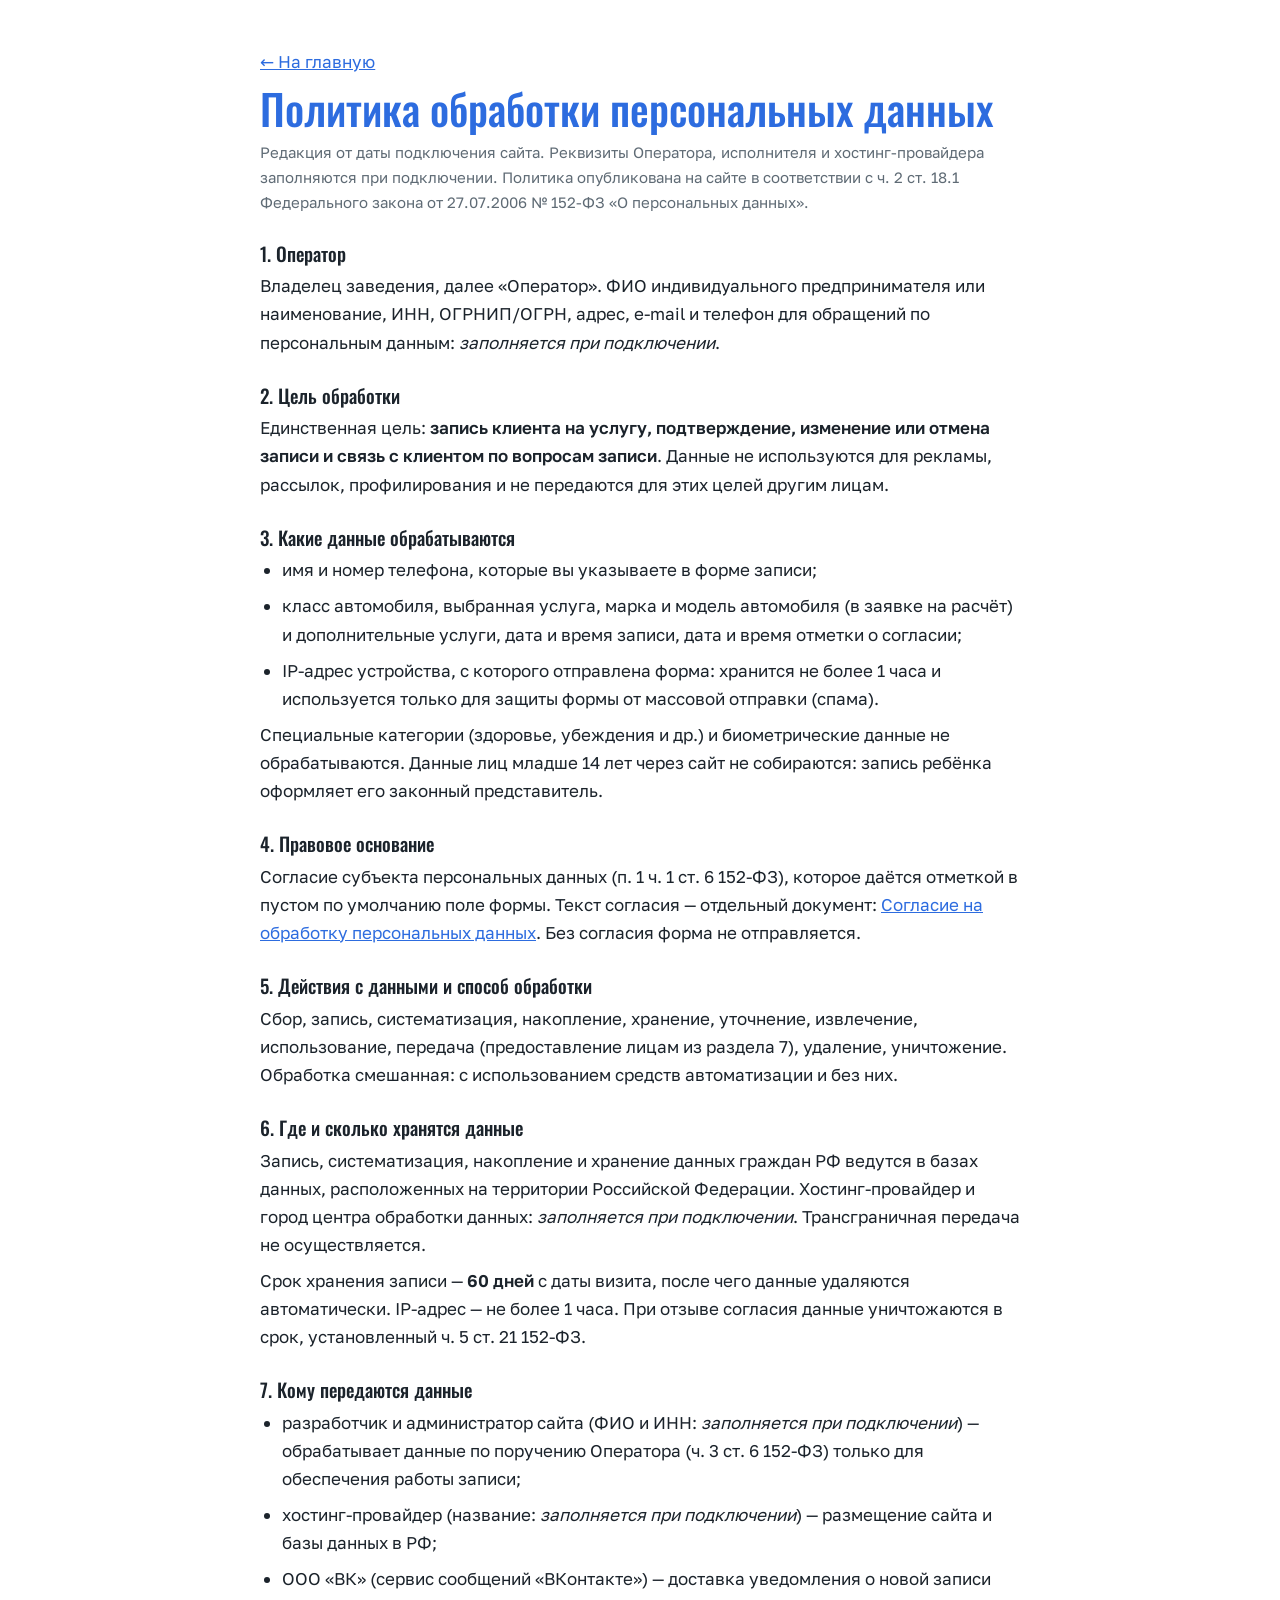
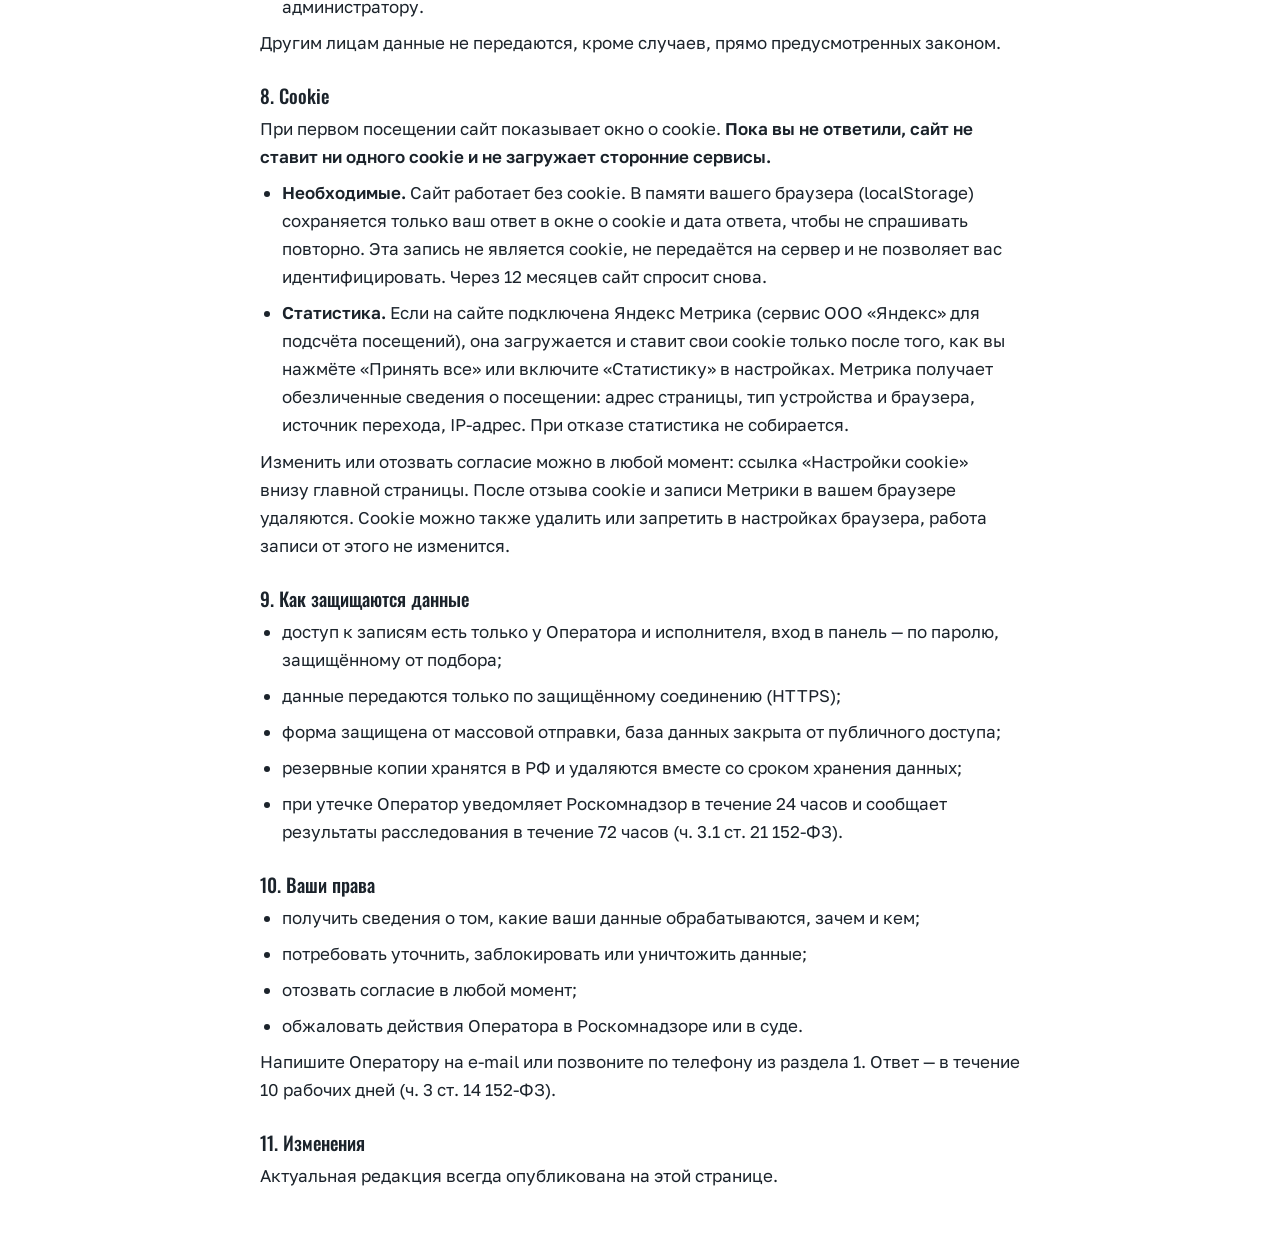
<file: privacy.html>
<!DOCTYPE html>
<html lang="ru">
<head>
<meta name="robots" content="noindex">
<meta charset="utf-8">
<meta name="viewport" content="width=device-width, initial-scale=1">
<title>Политика обработки персональных данных</title>
<link rel="icon" type="image/png" href="favicon.png">
<link rel="stylesheet" href="fonts/fonts.css">
<style>
:root{--bg:#ffffff;--ink:#1b232b;--muted:#5f6b75;--gold:#2d6cdf}
*{box-sizing:border-box;margin:0}
body{font-family:"Golos Text",system-ui,sans-serif;background:var(--bg);color:var(--ink);line-height:1.65;font-size:17px;padding:48px 24px}
main{max-width:760px;margin:0 auto}
h1,h2{font-family:Oswald,"Arial Narrow",sans-serif;font-weight:500;line-height:1.15}
h1{font-size:clamp(28px,6vw,42px);margin-bottom:8px;color:var(--gold)}
h2{font-size:19px;margin:28px 0 8px}
p,li{margin-bottom:8px}
ul{padding-left:22px}
a{color:var(--gold)}
:focus-visible{outline:2px solid var(--gold);outline-offset:3px}
.muted{color:var(--muted);font-size:15px}
</style>
</head>
<body>
<main>
<p><a href="index.html">← На главную</a></p>
<h1>Политика обработки персональных данных</h1>
<p class="muted">Редакция от даты подключения сайта. Реквизиты Оператора, исполнителя и хостинг-провайдера заполняются при подключении. Политика опубликована на сайте в соответствии с ч. 2 ст. 18.1 Федерального закона от 27.07.2006 № 152-ФЗ «О персональных данных».</p>

<h2>1. Оператор</h2>
<p>Владелец заведения, далее «Оператор». ФИО индивидуального предпринимателя или наименование, ИНН, ОГРНИП/ОГРН, адрес, e-mail и телефон для обращений по персональным данным: <i>заполняется при подключении</i>.</p>

<h2>2. Цель обработки</h2>
<p>Единственная цель: <b>запись клиента на услугу, подтверждение, изменение или отмена записи и связь с клиентом по вопросам записи</b>. Данные не используются для рекламы, рассылок, профилирования и не передаются для этих целей другим лицам.</p>

<h2>3. Какие данные обрабатываются</h2>
<ul>
<li>имя и номер телефона, которые вы указываете в форме записи;</li>
<li>класс автомобиля, выбранная услуга, марка и модель автомобиля (в заявке на расчёт) и дополнительные услуги, дата и время записи, дата и время отметки о согласии;</li>
<li>IP-адрес устройства, с которого отправлена форма: хранится не более 1 часа и используется только для защиты формы от массовой отправки (спама).</li>
</ul>
<p>Специальные категории (здоровье, убеждения и др.) и биометрические данные не обрабатываются. Данные лиц младше 14 лет через сайт не собираются: запись ребёнка оформляет его законный представитель.</p>

<h2>4. Правовое основание</h2>
<p>Согласие субъекта персональных данных (п. 1 ч. 1 ст. 6 152-ФЗ), которое даётся отметкой в пустом по умолчанию поле формы. Текст согласия — отдельный документ: <a href="soglasie.html">Согласие на обработку персональных данных</a>. Без согласия форма не отправляется.</p>

<h2>5. Действия с данными и способ обработки</h2>
<p>Сбор, запись, систематизация, накопление, хранение, уточнение, извлечение, использование, передача (предоставление лицам из раздела 7), удаление, уничтожение. Обработка смешанная: с использованием средств автоматизации и без них.</p>

<h2>6. Где и сколько хранятся данные</h2>
<p>Запись, систематизация, накопление и хранение данных граждан РФ ведутся в базах данных, расположенных на территории Российской Федерации. Хостинг-провайдер и город центра обработки данных: <i>заполняется при подключении</i>. Трансграничная передача не осуществляется.</p>
<p>Срок хранения записи — <b>60 дней</b> с даты визита, после чего данные удаляются автоматически. IP-адрес — не более 1 часа. При отзыве согласия данные уничтожаются в срок, установленный ч. 5 ст. 21 152-ФЗ.</p>

<h2>7. Кому передаются данные</h2>
<ul>
<li>разработчик и администратор сайта (ФИО и ИНН: <i>заполняется при подключении</i>) — обрабатывает данные по поручению Оператора (ч. 3 ст. 6 152-ФЗ) только для обеспечения работы записи;</li>
<li>хостинг-провайдер (название: <i>заполняется при подключении</i>) — размещение сайта и базы данных в РФ;</li>
<li>ООО «ВК» (сервис сообщений «ВКонтакте») — доставка уведомления о новой записи администратору.</li>
</ul>
<p>Другим лицам данные не передаются, кроме случаев, прямо предусмотренных законом.</p>

<h2 id="cookie">8. Cookie</h2>
<p>При первом посещении сайт показывает окно о cookie. <b>Пока вы не ответили, сайт не ставит ни одного cookie и не загружает сторонние сервисы.</b></p>
<ul>
<li><b>Необходимые.</b> Сайт работает без cookie. В памяти вашего браузера (localStorage) сохраняется только ваш ответ в окне о cookie и дата ответа, чтобы не спрашивать повторно. Эта запись не является cookie, не передаётся на сервер и не позволяет вас идентифицировать. Через 12 месяцев сайт спросит снова.</li>
<li><b>Статистика.</b> Если на сайте подключена Яндекс Метрика (сервис ООО «Яндекс» для подсчёта посещений), она загружается и ставит свои cookie только после того, как вы нажмёте «Принять все» или включите «Статистику» в настройках. Метрика получает обезличенные сведения о посещении: адрес страницы, тип устройства и браузера, источник перехода, IP-адрес. При отказе статистика не собирается.</li>
</ul>
<p>Изменить или отозвать согласие можно в любой момент: ссылка «Настройки cookie» внизу главной страницы. После отзыва cookie и записи Метрики в вашем браузере удаляются. Cookie можно также удалить или запретить в настройках браузера, работа записи от этого не изменится.</p>

<h2>9. Как защищаются данные</h2>
<ul>
<li>доступ к записям есть только у Оператора и исполнителя, вход в панель — по паролю, защищённому от подбора;</li>
<li>данные передаются только по защищённому соединению (HTTPS);</li>
<li>форма защищена от массовой отправки, база данных закрыта от публичного доступа;</li>
<li>резервные копии хранятся в РФ и удаляются вместе со сроком хранения данных;</li>
<li>при утечке Оператор уведомляет Роскомнадзор в течение 24 часов и сообщает результаты расследования в течение 72 часов (ч. 3.1 ст. 21 152-ФЗ).</li>
</ul>

<h2>10. Ваши права</h2>
<ul>
<li>получить сведения о том, какие ваши данные обрабатываются, зачем и кем;</li>
<li>потребовать уточнить, заблокировать или уничтожить данные;</li>
<li>отозвать согласие в любой момент;</li>
<li>обжаловать действия Оператора в Роскомнадзоре или в суде.</li>
</ul>
<p>Напишите Оператору на e-mail или позвоните по телефону из раздела 1. Ответ — в течение 10 рабочих дней (ч. 3 ст. 14 152-ФЗ).</p>

<h2>11. Изменения</h2>
<p>Актуальная редакция всегда опубликована на этой странице.</p>
</main>
</body>
</html>
</file>
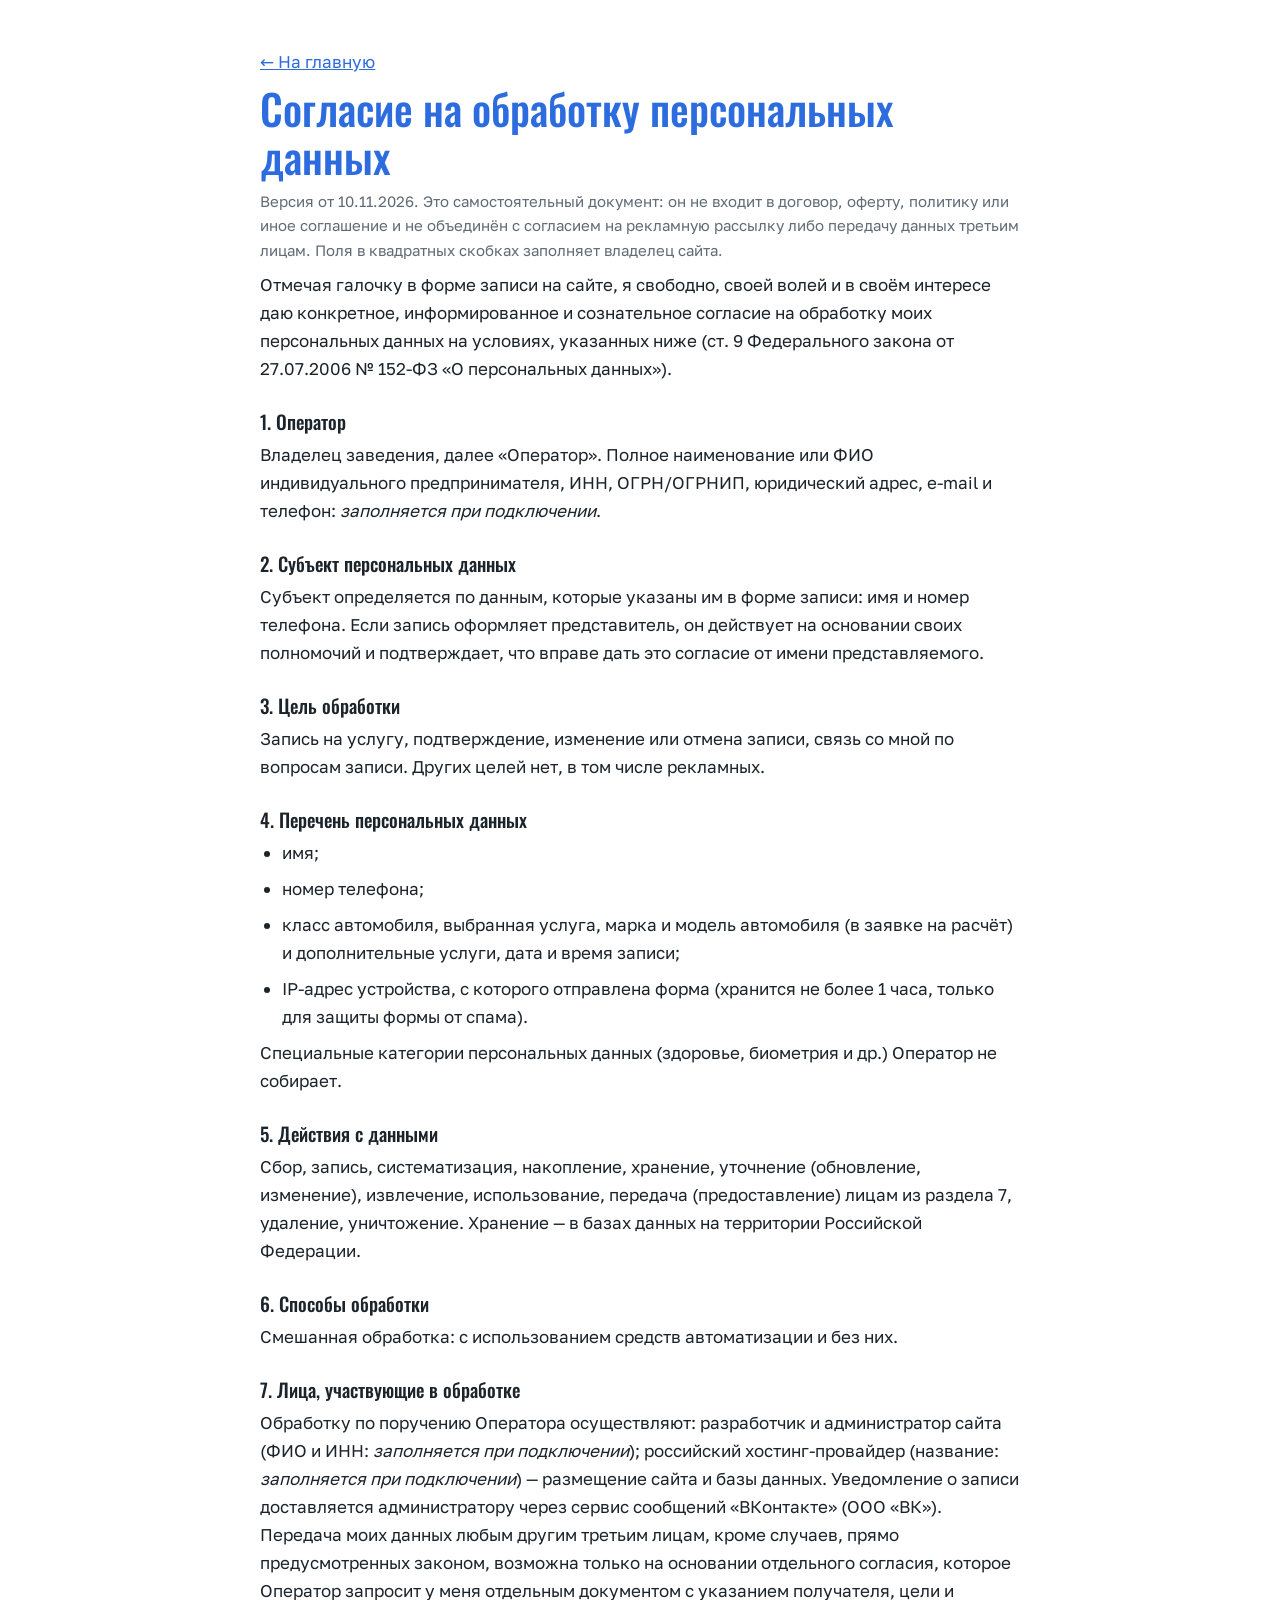
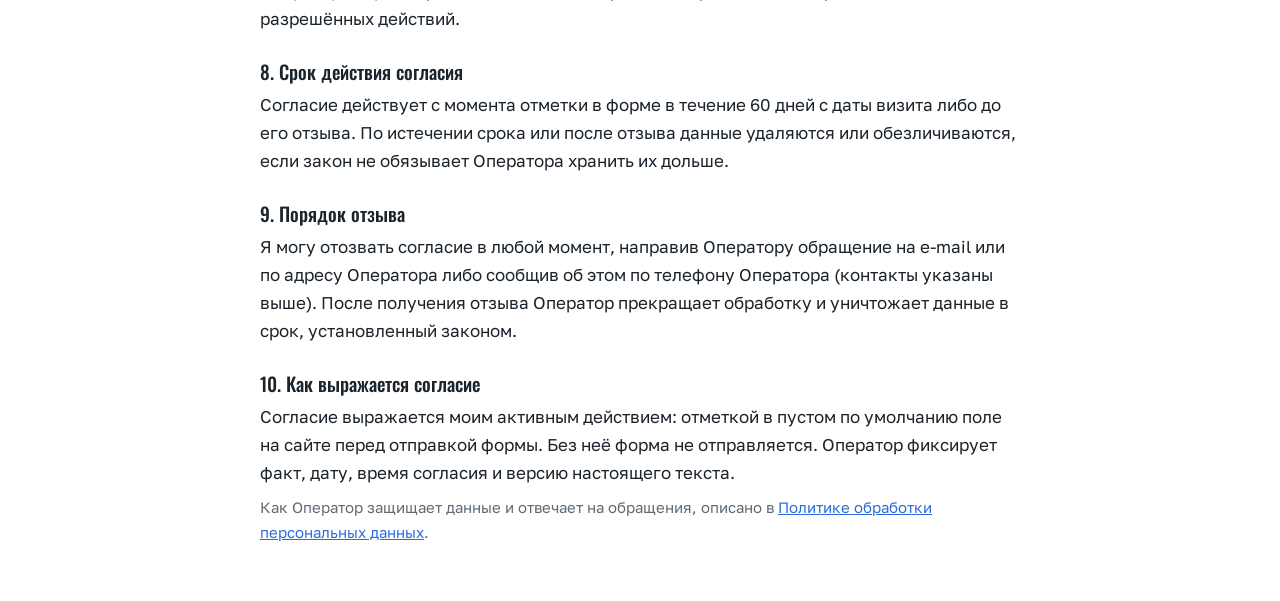
<file: soglasie.html>
<!DOCTYPE html>
<html lang="ru">
<head>
<meta name="robots" content="noindex">
<meta charset="utf-8">
<meta name="viewport" content="width=device-width, initial-scale=1">
<title>Согласие на обработку персональных данных</title>
<link rel="icon" type="image/png" href="favicon.png">
<link rel="stylesheet" href="fonts/fonts.css">
<style>
:root{--bg:#ffffff;--ink:#1b232b;--muted:#5f6b75;--gold:#2d6cdf}
*{box-sizing:border-box;margin:0}
body{font-family:"Golos Text",system-ui,sans-serif;background:var(--bg);color:var(--ink);line-height:1.65;font-size:17px;padding:48px 24px}
main{max-width:760px;margin:0 auto}
h1,h2{font-family:Oswald,"Arial Narrow",sans-serif;font-weight:500;line-height:1.15}
h1{font-size:clamp(28px,6vw,42px);margin-bottom:8px;color:var(--gold)}
h2{font-size:19px;margin:28px 0 8px}
p,li{margin-bottom:8px}
ul{padding-left:22px}
a{color:var(--gold)}
:focus-visible{outline:2px solid var(--gold);outline-offset:3px}
.muted{color:var(--muted);font-size:15px}
</style>
</head>
<body>
<main>
<p><a href="index.html">← На главную</a></p>
<h1>Согласие на обработку персональных данных</h1>
<p class="muted">Версия от 10.11.2026. Это самостоятельный документ: он не входит в договор, оферту, политику или иное соглашение и не объединён с согласием на рекламную рассылку либо передачу данных третьим лицам. Поля в квадратных скобках заполняет владелец сайта.</p>

<p>Отмечая галочку в форме записи на сайте, я свободно, своей волей и в своём интересе даю конкретное, информированное и сознательное согласие на обработку моих персональных данных на условиях, указанных ниже (ст. 9 Федерального закона от 27.07.2006 № 152-ФЗ «О персональных данных»).</p>

<h2>1. Оператор</h2>
<p>Владелец заведения, далее «Оператор». Полное наименование или ФИО индивидуального предпринимателя, ИНН, ОГРН/ОГРНИП, юридический адрес, e-mail и телефон: <i>заполняется при подключении</i>.</p>

<h2>2. Субъект персональных данных</h2>
<p>Субъект определяется по данным, которые указаны им в форме записи: имя и номер телефона. Если запись оформляет представитель, он действует на основании своих полномочий и подтверждает, что вправе дать это согласие от имени представляемого.</p>

<h2>3. Цель обработки</h2>
<p>Запись на услугу, подтверждение, изменение или отмена записи, связь со мной по вопросам записи. Других целей нет, в том числе рекламных.</p>

<h2>4. Перечень персональных данных</h2>
<ul>
<li>имя;</li>
<li>номер телефона;</li>
<li>класс автомобиля, выбранная услуга, марка и модель автомобиля (в заявке на расчёт) и дополнительные услуги, дата и время записи;</li>
<li>IP-адрес устройства, с которого отправлена форма (хранится не более 1 часа, только для защиты формы от спама).</li>
</ul>
<p>Специальные категории персональных данных (здоровье, биометрия и др.) Оператор не собирает.</p>

<h2>5. Действия с данными</h2>
<p>Сбор, запись, систематизация, накопление, хранение, уточнение (обновление, изменение), извлечение, использование, передача (предоставление) лицам из раздела 7, удаление, уничтожение. Хранение — в базах данных на территории Российской Федерации.</p>

<h2>6. Способы обработки</h2>
<p>Смешанная обработка: с использованием средств автоматизации и без них.</p>

<h2>7. Лица, участвующие в обработке</h2>
<p>Обработку по поручению Оператора осуществляют: разработчик и администратор сайта (ФИО и ИНН: <i>заполняется при подключении</i>); российский хостинг-провайдер (название: <i>заполняется при подключении</i>) — размещение сайта и базы данных. Уведомление о записи доставляется администратору через сервис сообщений «ВКонтакте» (ООО «ВК»). Передача моих данных любым другим третьим лицам, кроме случаев, прямо предусмотренных законом, возможна только на основании отдельного согласия, которое Оператор запросит у меня отдельным документом с указанием получателя, цели и разрешённых действий.</p>

<h2>8. Срок действия согласия</h2>
<p>Согласие действует с момента отметки в форме в течение 60 дней с даты визита либо до его отзыва. По истечении срока или после отзыва данные удаляются или обезличиваются, если закон не обязывает Оператора хранить их дольше.</p>

<h2>9. Порядок отзыва</h2>
<p>Я могу отозвать согласие в любой момент, направив Оператору обращение на e-mail или по адресу Оператора либо сообщив об этом по телефону Оператора (контакты указаны выше). После получения отзыва Оператор прекращает обработку и уничтожает данные в срок, установленный законом.</p>

<h2>10. Как выражается согласие</h2>
<p>Согласие выражается моим активным действием: отметкой в пустом по умолчанию поле на сайте перед отправкой формы. Без неё форма не отправляется. Оператор фиксирует факт, дату, время согласия и версию настоящего текста.</p>

<p class="muted">Как Оператор защищает данные и отвечает на обращения, описано в <a href="privacy.html">Политике обработки персональных данных</a>.</p>
</main>
</body>
</html>
</file>
<file: fonts/fonts.css>
/* Шрифты лежат на самом сайте, а не грузятся с Google Fonts: так IP посетителей не уходит за рубеж (152-ФЗ). Лицензия SIL OFL 1.1, тексты рядом. */
@font-face{font-family:'Oswald';font-style:normal;font-weight:500 700;font-display:swap;src:url(Oswald-cyrillic-500.woff2) format('woff2');unicode-range:U+0301, U+0400-045F, U+0490-0491, U+04B0-04B1, U+2116}
@font-face{font-family:'Oswald';font-style:normal;font-weight:500 700;font-display:swap;src:url(Oswald-latin-500.woff2) format('woff2');unicode-range:U+0000-00FF, U+0131, U+0152-0153, U+02BB-02BC, U+02C6, U+02DA, U+02DC, U+0304, U+0308, U+0329, U+2000-206F, U+20AC, U+2122, U+2191, U+2193, U+2212, U+2215, U+FEFF, U+FFFD}
@font-face{font-family:'Golos Text';font-style:normal;font-weight:400 600;font-display:swap;src:url(GolosText-cyrillic-400.woff2) format('woff2');unicode-range:U+0301, U+0400-045F, U+0490-0491, U+04B0-04B1, U+2116}
@font-face{font-family:'Golos Text';font-style:normal;font-weight:400 600;font-display:swap;src:url(GolosText-latin-400.woff2) format('woff2');unicode-range:U+0000-00FF, U+0131, U+0152-0153, U+02BB-02BC, U+02C6, U+02DA, U+02DC, U+0304, U+0308, U+0329, U+2000-206F, U+20AC, U+2122, U+2191, U+2193, U+2212, U+2215, U+FEFF, U+FFFD}
</file>
